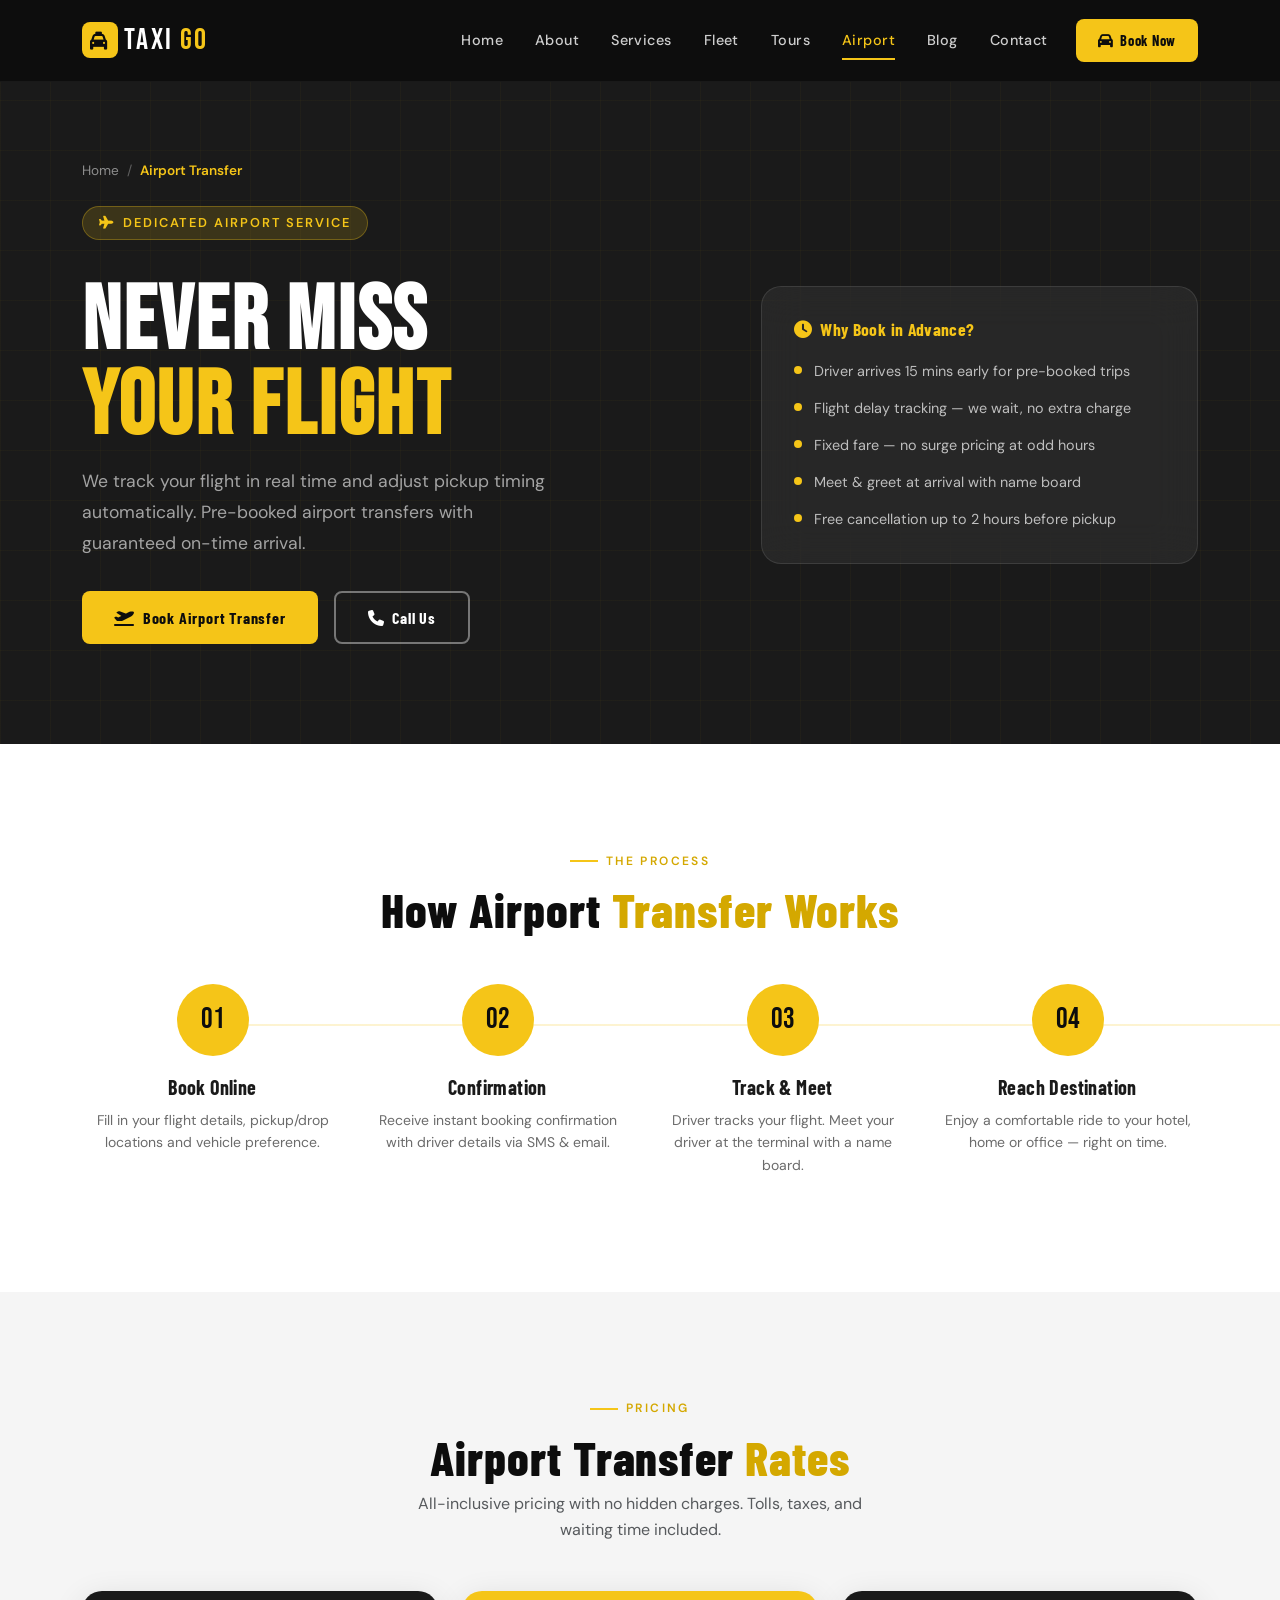
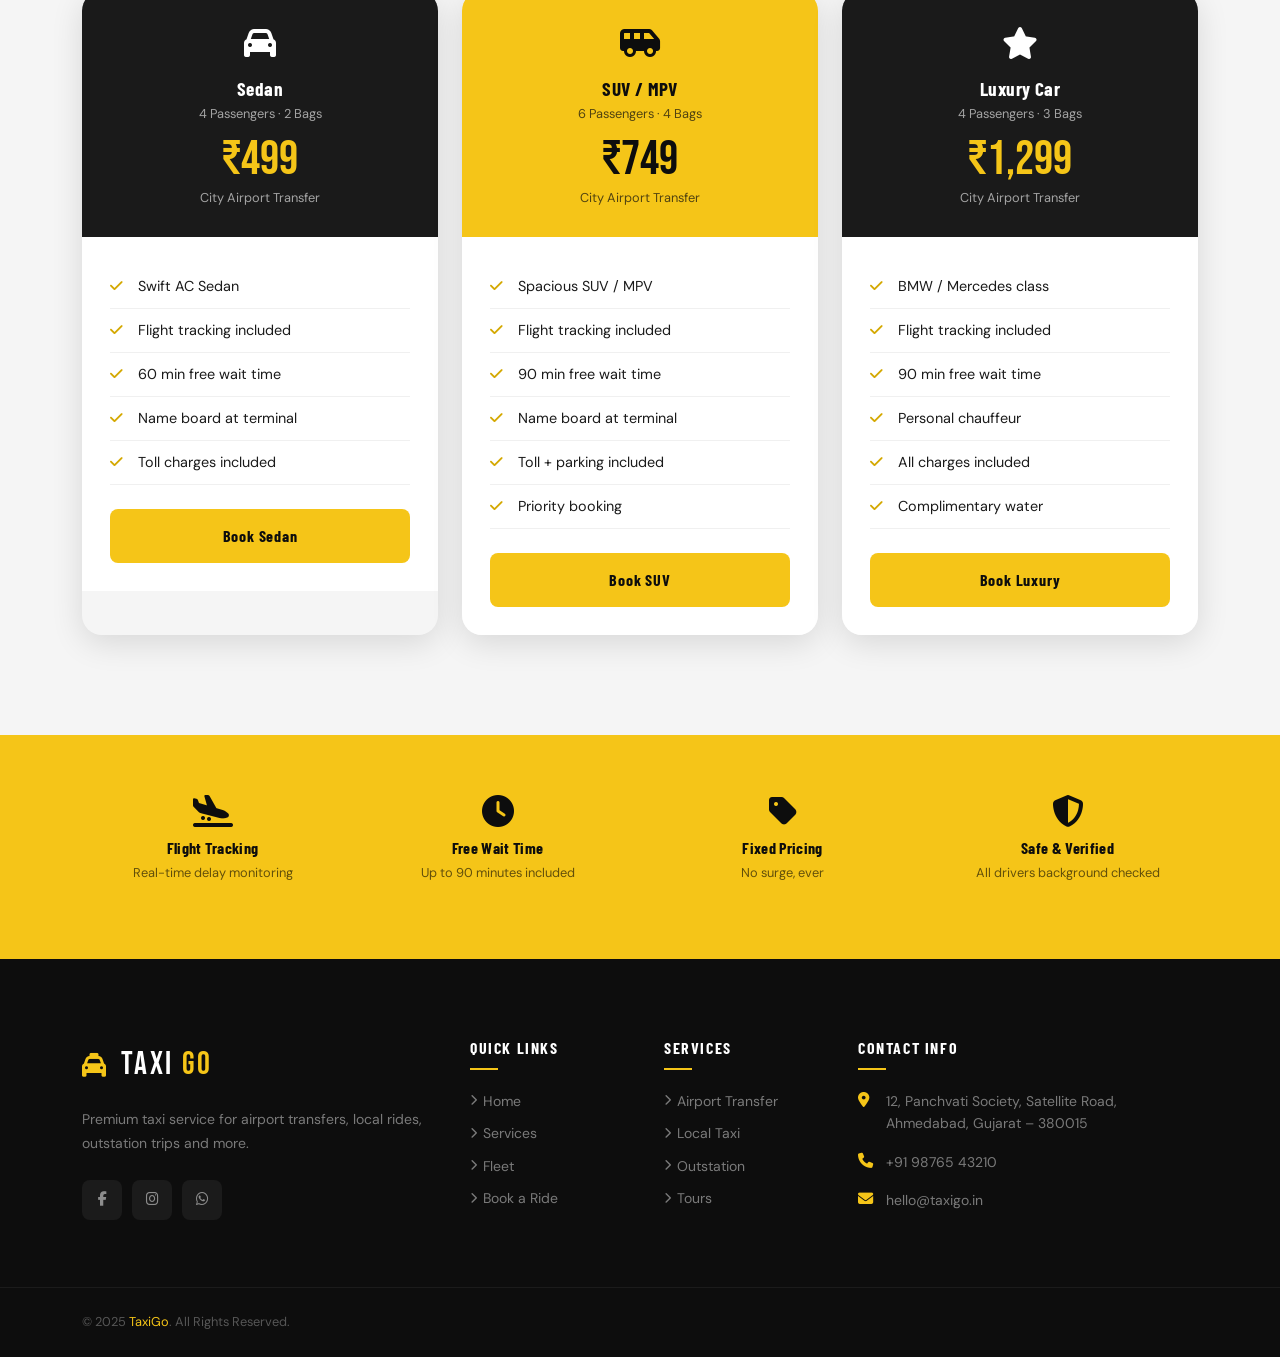
<file: airport.html>
<!DOCTYPE html>
<html lang="en">
<head>
  <meta charset="UTF-8" /><meta name="viewport" content="width=device-width, initial-scale=1.0" />
  <meta name="description" content="TaxiGo Airport Taxi – Reliable airport transfers, flight tracking, and premium vehicles for stress-free airport travel." />
  <title>Airport Taxi | TaxiGo – Premium Airport Transfer Service</title>
  <link rel="icon" href="data:image/svg+xml,<svg xmlns='http://www.w3.org/2000/svg' viewBox='0 0 100 100'><text y='.9em' font-size='90'>🚕</text></svg>" />
  <link href="https://cdn.jsdelivr.net/npm/bootstrap@5.3.3/dist/css/bootstrap.min.css" rel="stylesheet" />
  <link href="https://cdnjs.cloudflare.com/ajax/libs/font-awesome/6.5.0/css/all.min.css" rel="stylesheet" />
  <link href="https://fonts.googleapis.com/css2?family=Barlow+Condensed:wght@400;600;700;800;900&family=Bebas+Neue&family=DM+Sans:wght@300;400;500;600;700&display=swap" rel="stylesheet" />
  <link href="css/style.css" rel="stylesheet" />
</head>
<body>
<div id="preloader"><div class="preloader-inner"><div class="preloader-logo">TAXI<span style="color:#fff">GO</span></div><div class="preloader-bar"><div class="preloader-bar-inner"></div></div></div></div>

<nav class="navbar-custom fixed-top">
  <div class="container">
    <div class="d-flex align-items-center justify-content-between w-100">
      <a href="index.html" class="navbar-brand-custom"><div class="brand-icon"><i class="fas fa-taxi"></i></div>TAXI<span>GO</span></a>
      <div class="d-none d-lg-flex align-items-center">
        <a href="index.html" class="nav-link-custom">Home</a>
        <a href="about.html" class="nav-link-custom">About</a>
        <a href="services.html" class="nav-link-custom">Services</a>
        <a href="fleet.html" class="nav-link-custom">Fleet</a>
        <a href="tours.html" class="nav-link-custom">Tours</a>
        <a href="airport.html" class="nav-link-custom active">Airport</a>
        <a href="blog.html" class="nav-link-custom">Blog</a>
        <a href="contact.html" class="nav-link-custom">Contact</a>
        <a href="booking.html" class="nav-link-custom nav-cta"><i class="fas fa-car me-1"></i> Book Now</a>
      </div>
      <button class="navbar-toggler-custom d-lg-none"><span></span><span></span><span></span></button>
    </div>
    <div class="d-lg-none" id="navMenu" style="display:none !important;">
      <div style="padding:16px 0;border-top:1px solid rgba(255,255,255,0.08);margin-top:8px;">
        <a href="index.html" class="nav-link-custom d-block" style="padding:10px 0 !important;">Home</a>
        <a href="about.html" class="nav-link-custom d-block" style="padding:10px 0 !important;">About</a>
        <a href="services.html" class="nav-link-custom d-block" style="padding:10px 0 !important;">Services</a>
        <a href="airport.html" class="nav-link-custom d-block" style="padding:10px 0 !important;">Airport</a>
        <a href="booking.html" class="btn-yellow d-inline-flex mt-2"><i class="fas fa-car"></i> Book Now</a>
      </div>
    </div>
  </div>
</nav>

<!-- AIRPORT HERO -->
<section class="airport-hero">
  <div class="page-hero-grid"></div>
  <div class="container position-relative" style="z-index:2;">
    <div class="breadcrumb-custom mb-4"><a href="index.html">Home</a><span class="sep">/</span><span class="current">Airport Transfer</span></div>
    <div class="row align-items-center g-5">
      <div class="col-lg-7">
        <div class="hero-badge"><i class="fas fa-plane"></i> Dedicated Airport Service</div>
        <h1 style="font-family:var(--font-display);font-size:clamp(3rem,7vw,6rem);color:#fff;line-height:.95;letter-spacing:.03em;margin:16px 0;">NEVER MISS <span style="color:var(--yellow);display:block;">YOUR FLIGHT</span></h1>
        <p style="color:rgba(255,255,255,0.6);font-size:1.1rem;max-width:480px;line-height:1.75;margin-bottom:32px;">We track your flight in real time and adjust pickup timing automatically. Pre-booked airport transfers with guaranteed on-time arrival.</p>
        <div class="d-flex gap-3 flex-wrap">
          <a href="booking.html" class="btn-yellow"><i class="fas fa-plane-departure"></i> Book Airport Transfer</a>
          <a href="tel:+919876543210" class="btn-outline-dark-custom"><i class="fas fa-phone"></i> Call Us</a>
        </div>
      </div>
      <div class="col-lg-5">
        <div style="background:rgba(255,255,255,0.06);backdrop-filter:blur(20px);border:1px solid rgba(255,255,255,0.1);border-radius:20px;padding:32px;">
          <h5 style="color:var(--yellow);font-family:var(--font-heading);font-size:1.1rem;margin-bottom:20px;"><i class="fas fa-clock me-2"></i>Why Book in Advance?</h5>
          <div style="display:flex;flex-direction:column;gap:14px;">
            <div style="display:flex;gap:12px;align-items:flex-start;"><div style="width:8px;height:8px;background:var(--yellow);border-radius:50%;margin-top:6px;flex-shrink:0;"></div><span style="color:rgba(255,255,255,0.7);font-size:.9rem;">Driver arrives 15 mins early for pre-booked trips</span></div>
            <div style="display:flex;gap:12px;align-items:flex-start;"><div style="width:8px;height:8px;background:var(--yellow);border-radius:50%;margin-top:6px;flex-shrink:0;"></div><span style="color:rgba(255,255,255,0.7);font-size:.9rem;">Flight delay tracking — we wait, no extra charge</span></div>
            <div style="display:flex;gap:12px;align-items:flex-start;"><div style="width:8px;height:8px;background:var(--yellow);border-radius:50%;margin-top:6px;flex-shrink:0;"></div><span style="color:rgba(255,255,255,0.7);font-size:.9rem;">Fixed fare — no surge pricing at odd hours</span></div>
            <div style="display:flex;gap:12px;align-items:flex-start;"><div style="width:8px;height:8px;background:var(--yellow);border-radius:50%;margin-top:6px;flex-shrink:0;"></div><span style="color:rgba(255,255,255,0.7);font-size:.9rem;">Meet & greet at arrival with name board</span></div>
            <div style="display:flex;gap:12px;align-items:flex-start;"><div style="width:8px;height:8px;background:var(--yellow);border-radius:50%;margin-top:6px;flex-shrink:0;"></div><span style="color:rgba(255,255,255,0.7);font-size:.9rem;">Free cancellation up to 2 hours before pickup</span></div>
          </div>
        </div>
      </div>
    </div>
  </div>
</section>

<!-- HOW IT WORKS -->
<section>
  <div class="container">
    <div class="text-center mb-5">
      <div class="section-label mx-auto" style="justify-content:center;">The Process</div>
      <h2 class="section-title">How Airport <span>Transfer Works</span></h2>
    </div>
    <div class="row g-4 position-relative">
      <div style="position:absolute;top:40px;left:15%;right:15%;height:2px;background:linear-gradient(90deg,var(--yellow),var(--yellow));opacity:.2;display:none;" class="d-md-block"></div>
      <div class="col-md-3 text-center animate-on-scroll">
        <div style="width:72px;height:72px;background:var(--yellow);border-radius:50%;display:flex;align-items:center;justify-content:center;margin:0 auto 20px;font-family:var(--font-display);font-size:1.8rem;color:var(--black);position:relative;">01</div>
        <h5 style="font-weight:700;margin-bottom:10px;">Book Online</h5>
        <p style="color:var(--gray);font-size:.875rem;">Fill in your flight details, pickup/drop locations and vehicle preference.</p>
      </div>
      <div class="col-md-3 text-center animate-on-scroll delay-1">
        <div style="width:72px;height:72px;background:var(--yellow);border-radius:50%;display:flex;align-items:center;justify-content:center;margin:0 auto 20px;font-family:var(--font-display);font-size:1.8rem;color:var(--black);">02</div>
        <h5 style="font-weight:700;margin-bottom:10px;">Confirmation</h5>
        <p style="color:var(--gray);font-size:.875rem;">Receive instant booking confirmation with driver details via SMS & email.</p>
      </div>
      <div class="col-md-3 text-center animate-on-scroll delay-2">
        <div style="width:72px;height:72px;background:var(--yellow);border-radius:50%;display:flex;align-items:center;justify-content:center;margin:0 auto 20px;font-family:var(--font-display);font-size:1.8rem;color:var(--black);">03</div>
        <h5 style="font-weight:700;margin-bottom:10px;">Track & Meet</h5>
        <p style="color:var(--gray);font-size:.875rem;">Driver tracks your flight. Meet your driver at the terminal with a name board.</p>
      </div>
      <div class="col-md-3 text-center animate-on-scroll delay-3">
        <div style="width:72px;height:72px;background:var(--yellow);border-radius:50%;display:flex;align-items:center;justify-content:center;margin:0 auto 20px;font-family:var(--font-display);font-size:1.8rem;color:var(--black);">04</div>
        <h5 style="font-weight:700;margin-bottom:10px;">Reach Destination</h5>
        <p style="color:var(--gray);font-size:.875rem;">Enjoy a comfortable ride to your hotel, home or office — right on time.</p>
      </div>
    </div>
  </div>
</section>

<!-- PRICING -->
<section style="background:var(--gray-light);">
  <div class="container">
    <div class="text-center mb-5">
      <div class="section-label mx-auto" style="justify-content:center;">Pricing</div>
      <h2 class="section-title">Airport Transfer <span>Rates</span></h2>
      <p class="text-muted mt-2" style="max-width:480px;margin:12px auto 0;">All-inclusive pricing with no hidden charges. Tolls, taxes, and waiting time included.</p>
    </div>
    <div class="row g-4 justify-content-center">
      <div class="col-md-4 animate-on-scroll">
        <div class="pricing-card">
          <div class="pricing-header">
            <div style="font-size:2rem;margin-bottom:8px;"><i class="fas fa-car"></i></div>
            <h4>Sedan</h4>
            <div style="font-size:.8rem;opacity:.6;margin-bottom:12px;">4 Passengers · 2 Bags</div>
            <div class="pricing-price">₹499</div>
            <div style="font-size:.8rem;margin-top:4px;opacity:.6;">City Airport Transfer</div>
          </div>
          <div class="pricing-body">
            <div class="pricing-feature"><i class="fas fa-check"></i> Swift AC Sedan</div>
            <div class="pricing-feature"><i class="fas fa-check"></i> Flight tracking included</div>
            <div class="pricing-feature"><i class="fas fa-check"></i> 60 min free wait time</div>
            <div class="pricing-feature"><i class="fas fa-check"></i> Name board at terminal</div>
            <div class="pricing-feature"><i class="fas fa-check"></i> Toll charges included</div>
            <a href="booking.html" class="btn-yellow mt-4" style="width:100%;justify-content:center;">Book Sedan</a>
          </div>
        </div>
      </div>
      <div class="col-md-4 animate-on-scroll delay-1">
        <div class="pricing-card featured">
          <div class="pricing-header">
            <div style="font-size:2rem;margin-bottom:8px;"><i class="fas fa-van-shuttle"></i></div>
            <h4>SUV / MPV</h4>
            <div style="font-size:.8rem;opacity:.7;margin-bottom:12px;">6 Passengers · 4 Bags</div>
            <div class="pricing-price">₹749</div>
            <div style="font-size:.8rem;margin-top:4px;opacity:.7;">City Airport Transfer</div>
          </div>
          <div class="pricing-body">
            <div class="pricing-feature"><i class="fas fa-check"></i> Spacious SUV / MPV</div>
            <div class="pricing-feature"><i class="fas fa-check"></i> Flight tracking included</div>
            <div class="pricing-feature"><i class="fas fa-check"></i> 90 min free wait time</div>
            <div class="pricing-feature"><i class="fas fa-check"></i> Name board at terminal</div>
            <div class="pricing-feature"><i class="fas fa-check"></i> Toll + parking included</div>
            <div class="pricing-feature"><i class="fas fa-check"></i> Priority booking</div>
            <a href="booking.html" class="btn-yellow mt-4" style="width:100%;justify-content:center;">Book SUV</a>
          </div>
        </div>
      </div>
      <div class="col-md-4 animate-on-scroll delay-2">
        <div class="pricing-card">
          <div class="pricing-header">
            <div style="font-size:2rem;margin-bottom:8px;"><i class="fas fa-star"></i></div>
            <h4>Luxury Car</h4>
            <div style="font-size:.8rem;opacity:.6;margin-bottom:12px;">4 Passengers · 3 Bags</div>
            <div class="pricing-price">₹1,299</div>
            <div style="font-size:.8rem;margin-top:4px;opacity:.6;">City Airport Transfer</div>
          </div>
          <div class="pricing-body">
            <div class="pricing-feature"><i class="fas fa-check"></i> BMW / Mercedes class</div>
            <div class="pricing-feature"><i class="fas fa-check"></i> Flight tracking included</div>
            <div class="pricing-feature"><i class="fas fa-check"></i> 90 min free wait time</div>
            <div class="pricing-feature"><i class="fas fa-check"></i> Personal chauffeur</div>
            <div class="pricing-feature"><i class="fas fa-check"></i> All charges included</div>
            <div class="pricing-feature"><i class="fas fa-check"></i> Complimentary water</div>
            <a href="booking.html" class="btn-yellow mt-4" style="width:100%;justify-content:center;">Book Luxury</a>
          </div>
        </div>
      </div>
    </div>
  </div>
</section>

<!-- FEATURES BANNER -->
<section style="background:var(--yellow);padding:60px 0;">
  <div class="container">
    <div class="row g-4 text-center">
      <div class="col-6 col-md-3">
        <i class="fas fa-plane-arrival" style="font-size:2rem;color:var(--black);margin-bottom:12px;display:block;"></i>
        <h6 style="font-weight:700;color:var(--black);margin-bottom:6px;">Flight Tracking</h6>
        <p style="font-size:.8rem;color:rgba(0,0,0,0.6);">Real-time delay monitoring</p>
      </div>
      <div class="col-6 col-md-3">
        <i class="fas fa-clock" style="font-size:2rem;color:var(--black);margin-bottom:12px;display:block;"></i>
        <h6 style="font-weight:700;color:var(--black);margin-bottom:6px;">Free Wait Time</h6>
        <p style="font-size:.8rem;color:rgba(0,0,0,0.6);">Up to 90 minutes included</p>
      </div>
      <div class="col-6 col-md-3">
        <i class="fas fa-tag" style="font-size:2rem;color:var(--black);margin-bottom:12px;display:block;"></i>
        <h6 style="font-weight:700;color:var(--black);margin-bottom:6px;">Fixed Pricing</h6>
        <p style="font-size:.8rem;color:rgba(0,0,0,0.6);">No surge, ever</p>
      </div>
      <div class="col-6 col-md-3">
        <i class="fas fa-shield-halved" style="font-size:2rem;color:var(--black);margin-bottom:12px;display:block;"></i>
        <h6 style="font-weight:700;color:var(--black);margin-bottom:6px;">Safe & Verified</h6>
        <p style="font-size:.8rem;color:rgba(0,0,0,0.6);">All drivers background checked</p>
      </div>
    </div>
  </div>
</section>

<!-- FOOTER -->
<footer class="footer">
  <div class="container">
    <div class="row g-5">
      <div class="col-lg-4 col-md-6">
        <a href="index.html" class="footer-brand"><i class="fas fa-taxi me-1" style="color:#F5C518;font-size:1.5rem;"></i>TAXI<span>GO</span></a>
        <p class="footer-desc">Premium taxi service for airport transfers, local rides, outstation trips and more.</p>
        <div class="social-links"><a href="#" class="social-link"><i class="fab fa-facebook-f"></i></a><a href="#" class="social-link"><i class="fab fa-instagram"></i></a><a href="#" class="social-link"><i class="fab fa-whatsapp"></i></a></div>
      </div>
      <div class="col-lg-2 col-6"><h6 class="footer-heading">Quick Links</h6><ul class="footer-links"><li><a href="index.html"><i class="fas fa-chevron-right"></i> Home</a></li><li><a href="services.html"><i class="fas fa-chevron-right"></i> Services</a></li><li><a href="fleet.html"><i class="fas fa-chevron-right"></i> Fleet</a></li><li><a href="booking.html"><i class="fas fa-chevron-right"></i> Book a Ride</a></li></ul></div>
      <div class="col-lg-2 col-6"><h6 class="footer-heading">Services</h6><ul class="footer-links"><li><a href="airport.html"><i class="fas fa-chevron-right"></i> Airport Transfer</a></li><li><a href="services.html"><i class="fas fa-chevron-right"></i> Local Taxi</a></li><li><a href="services.html"><i class="fas fa-chevron-right"></i> Outstation</a></li><li><a href="tours.html"><i class="fas fa-chevron-right"></i> Tours</a></li></ul></div>
      <div class="col-lg-4 col-md-6"><h6 class="footer-heading">Contact Info</h6><div class="footer-contact-item"><i class="fas fa-map-marker-alt"></i><span>12, Panchvati Society, Satellite Road, Ahmedabad, Gujarat – 380015</span></div><div class="footer-contact-item"><i class="fas fa-phone"></i><span><a href="tel:+919876543210" style="color:rgba(255,255,255,0.45);text-decoration:none;">+91 98765 43210</a></span></div><div class="footer-contact-item"><i class="fas fa-envelope"></i><span>hello@taxigo.in</span></div></div>
    </div>
  </div>
  <div class="footer-bottom"><div class="container"><p class="footer-bottom-text mb-0">© 2025 <a href="index.html">TaxiGo</a>. All Rights Reserved.</p></div></div>
</footer>

<button id="backToTop" aria-label="Back to top"><i class="fas fa-chevron-up"></i></button>
<script src="https://cdn.jsdelivr.net/npm/bootstrap@5.3.3/dist/js/bootstrap.bundle.min.js"></script>
<script src="js/main.js"></script>
</body>
</html>
</file>
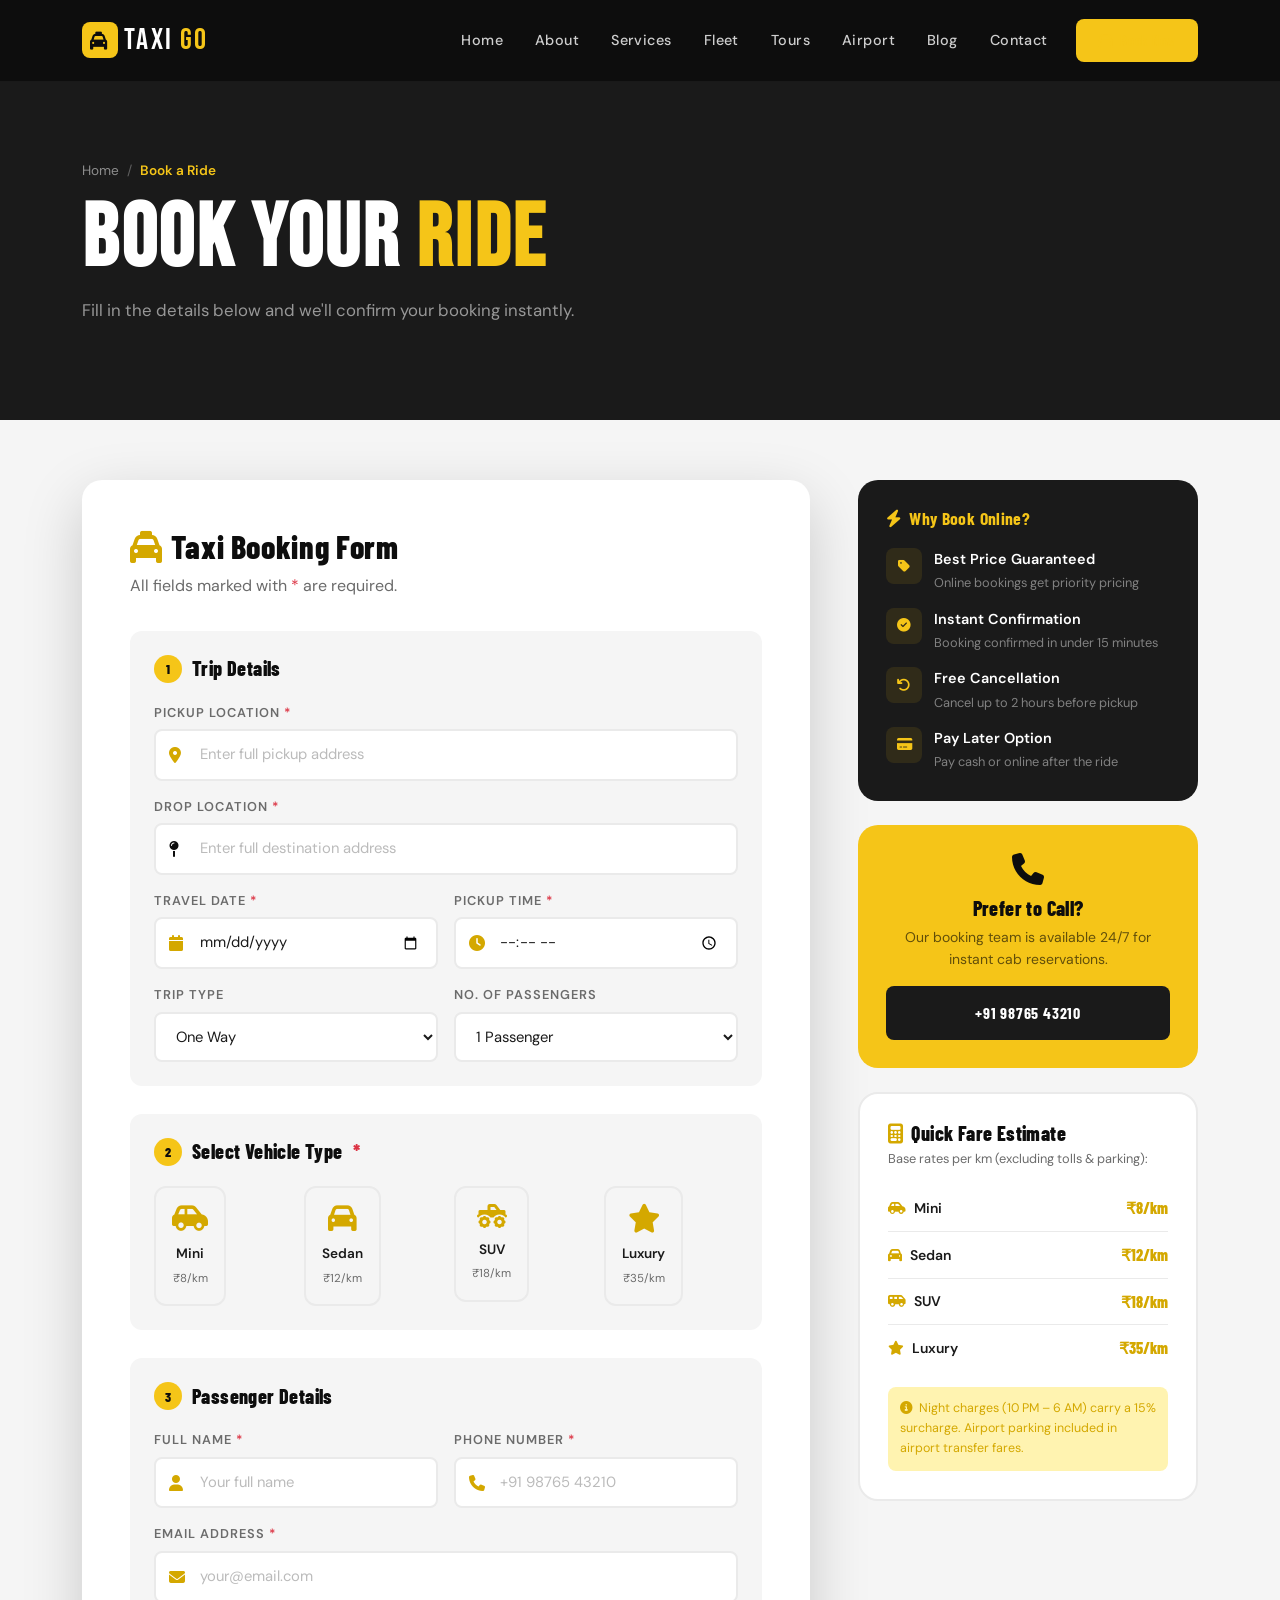
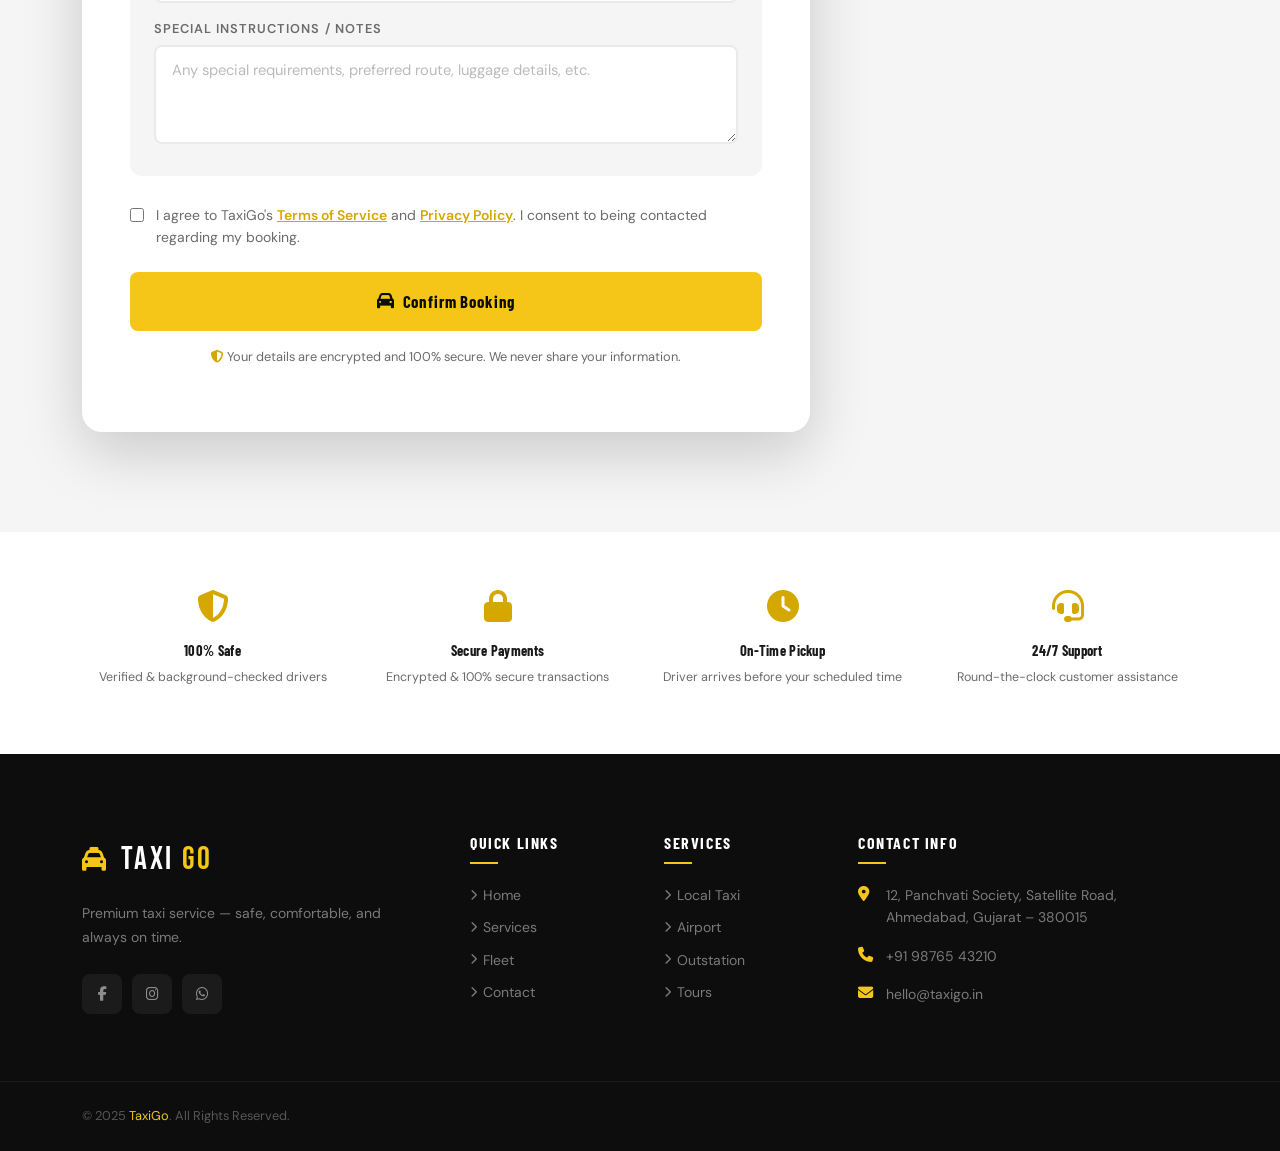
<file: booking.html>
<!DOCTYPE html>
<html lang="en">
<head>
  <meta charset="UTF-8" /><meta name="viewport" content="width=device-width, initial-scale=1.0" />
  <meta name="description" content="Book a taxi with TaxiGo – easy online cab booking with instant confirmation." />
  <title>Book a Ride | TaxiGo – Premium Taxi Service</title>
  <link rel="icon" href="data:image/svg+xml,<svg xmlns='http://www.w3.org/2000/svg' viewBox='0 0 100 100'><text y='.9em' font-size='90'>🚕</text></svg>" />
  <link href="https://cdn.jsdelivr.net/npm/bootstrap@5.3.3/dist/css/bootstrap.min.css" rel="stylesheet" />
  <link href="https://cdnjs.cloudflare.com/ajax/libs/font-awesome/6.5.0/css/all.min.css" rel="stylesheet" />
  <link href="https://fonts.googleapis.com/css2?family=Barlow+Condensed:wght@400;600;700;800;900&family=Bebas+Neue&family=DM+Sans:wght@300;400;500;600;700&display=swap" rel="stylesheet" />
  <link href="css/style.css" rel="stylesheet" />
</head>
<body>
<div id="preloader"><div class="preloader-inner"><div class="preloader-logo">TAXI<span style="color:#fff">GO</span></div><div class="preloader-bar"><div class="preloader-bar-inner"></div></div></div></div>

<nav class="navbar-custom fixed-top">
  <div class="container">
    <div class="d-flex align-items-center justify-content-between w-100">
      <a href="index.html" class="navbar-brand-custom"><div class="brand-icon"><i class="fas fa-taxi"></i></div>TAXI<span>GO</span></a>
      <div class="d-none d-lg-flex align-items-center">
        <a href="index.html" class="nav-link-custom">Home</a>
        <a href="about.html" class="nav-link-custom">About</a>
        <a href="services.html" class="nav-link-custom">Services</a>
        <a href="fleet.html" class="nav-link-custom">Fleet</a>
        <a href="tours.html" class="nav-link-custom">Tours</a>
        <a href="airport.html" class="nav-link-custom">Airport</a>
        <a href="blog.html" class="nav-link-custom">Blog</a>
        <a href="contact.html" class="nav-link-custom">Contact</a>
        <a href="booking.html" class="nav-link-custom nav-cta active"><i class="fas fa-car me-1"></i> Book Now</a>
      </div>
      <button class="navbar-toggler-custom d-lg-none"><span></span><span></span><span></span></button>
    </div>
    <div class="d-lg-none" id="navMenu" style="display:none !important;">
      <div style="padding:16px 0;border-top:1px solid rgba(255,255,255,0.08);margin-top:8px;">
        <a href="index.html" class="nav-link-custom d-block" style="padding:10px 0 !important;">Home</a>
        <a href="about.html" class="nav-link-custom d-block" style="padding:10px 0 !important;">About</a>
        <a href="services.html" class="nav-link-custom d-block" style="padding:10px 0 !important;">Services</a>
        <a href="fleet.html" class="nav-link-custom d-block" style="padding:10px 0 !important;">Fleet</a>
        <a href="booking.html" class="btn-yellow d-inline-flex mt-2"><i class="fas fa-car"></i> Book Now</a>
      </div>
    </div>
  </div>
</nav>

<!-- BOOKING HERO -->
<section class="booking-hero">
  <div class="container position-relative" style="z-index:2;">
    <div class="breadcrumb-custom mb-3"><a href="index.html">Home</a><span class="sep">/</span><span class="current">Book a Ride</span></div>
    <h1 style="font-family:var(--font-display);font-size:clamp(3rem,7vw,5.5rem);color:#fff;line-height:.95;letter-spacing:.03em;">BOOK YOUR <span style="color:var(--yellow);">RIDE</span></h1>
    <p style="color:rgba(255,255,255,0.55);margin-top:16px;font-size:1.05rem;">Fill in the details below and we'll confirm your booking instantly.</p>
  </div>
</section>

<!-- BOOKING SECTION -->
<section style="background:var(--gray-light);margin-top:-40px;">
  <div class="container">
    <div class="row g-5 align-items-start">

      <!-- BOOKING FORM -->
      <div class="col-lg-8">
        <div class="booking-form-wrapper">
          <h2><i class="fas fa-taxi me-2" style="color:var(--yellow-dark);"></i>Taxi Booking Form</h2>
          <p style="color:var(--gray);margin-bottom:32px;">All fields marked with <span style="color:#dc3545;">*</span> are required.</p>

          <!-- SUCCESS MESSAGE -->
          <div id="bookingSuccess" style="display:none;">
            <div style="text-align:center;padding:48px 32px;background:linear-gradient(135deg,#f0fff4,#d1fae5);border-radius:16px;border:2px solid #34d399;">
              <div style="width:80px;height:80px;background:var(--yellow);border-radius:50%;display:flex;align-items:center;justify-content:center;margin:0 auto 20px;font-size:2rem;">✓</div>
              <h3 style="color:var(--black);font-weight:800;margin-bottom:12px;">Booking Confirmed!</h3>
              <p style="color:#065f46;font-size:1.05rem;max-width:400px;margin:0 auto 24px;">Thank you! Your booking request has been received. Our team will call you within 15 minutes to confirm your ride details.</p>
              <div style="background:#fff;border-radius:12px;padding:20px;max-width:320px;margin:0 auto 24px;">
                <div style="font-size:.75rem;color:var(--gray);letter-spacing:.1em;text-transform:uppercase;margin-bottom:8px;">Booking Reference</div>
                <div style="font-family:var(--font-display);font-size:2rem;color:var(--yellow-dark);letter-spacing:.1em;" id="bookingRef">TXG-2025-0001</div>
              </div>
              <a href="index.html" class="btn-yellow"><i class="fas fa-home"></i> Back to Home</a>
            </div>
          </div>

          <form id="bookingForm" novalidate>

            <!-- Step 1: Trip Details -->
            <div style="background:var(--gray-light);border-radius:12px;padding:24px;margin-bottom:28px;">
              <h5 style="font-weight:800;color:var(--black);margin-bottom:20px;display:flex;align-items:center;gap:10px;"><span style="width:28px;height:28px;background:var(--yellow);border-radius:50%;display:inline-flex;align-items:center;justify-content:center;font-size:.85rem;font-weight:800;">1</span> Trip Details</h5>
              <div class="row g-3">
                <div class="col-12">
                  <label class="form-label-custom">Pickup Location <span style="color:#dc3545;">*</span></label>
                  <div class="position-relative">
                    <input type="text" name="pickup" class="form-control-custom" placeholder="Enter full pickup address" style="padding-left:44px;" required />
                    <i class="fas fa-map-marker-alt" style="position:absolute;left:15px;top:50%;transform:translateY(-50%);color:var(--yellow-dark);"></i>
                  </div>
                  <div class="invalid-feedback">Please enter your pickup location.</div>
                </div>
                <div class="col-12">
                  <label class="form-label-custom">Drop Location <span style="color:#dc3545;">*</span></label>
                  <div class="position-relative">
                    <input type="text" name="dropoff" class="form-control-custom" placeholder="Enter full destination address" style="padding-left:44px;" required />
                    <i class="fas fa-map-pin" style="position:absolute;left:15px;top:50%;transform:translateY(-50%);color:var(--black);"></i>
                  </div>
                  <div class="invalid-feedback">Please enter your drop location.</div>
                </div>
                <div class="col-sm-6">
                  <label class="form-label-custom">Travel Date <span style="color:#dc3545;">*</span></label>
                  <div class="position-relative">
                    <input type="date" name="date" class="form-control-custom" style="padding-left:44px;" required />
                    <i class="fas fa-calendar" style="position:absolute;left:15px;top:50%;transform:translateY(-50%);color:var(--yellow-dark);"></i>
                  </div>
                  <div class="invalid-feedback">Please select a valid future date.</div>
                </div>
                <div class="col-sm-6">
                  <label class="form-label-custom">Pickup Time <span style="color:#dc3545;">*</span></label>
                  <div class="position-relative">
                    <input type="time" name="time" class="form-control-custom" style="padding-left:44px;" required />
                    <i class="fas fa-clock" style="position:absolute;left:15px;top:50%;transform:translateY(-50%);color:var(--yellow-dark);"></i>
                  </div>
                  <div class="invalid-feedback">Please select a pickup time.</div>
                </div>
                <div class="col-sm-6">
                  <label class="form-label-custom">Trip Type</label>
                  <select name="triptype" class="form-control-custom">
                    <option value="oneway">One Way</option>
                    <option value="roundtrip">Round Trip</option>
                    <option value="hourly">Hourly Rental</option>
                    <option value="airport">Airport Transfer</option>
                  </select>
                </div>
                <div class="col-sm-6">
                  <label class="form-label-custom">No. of Passengers</label>
                  <select name="passengers" class="form-control-custom">
                    <option>1 Passenger</option>
                    <option>2 Passengers</option>
                    <option>3 Passengers</option>
                    <option>4 Passengers</option>
                    <option>5 Passengers</option>
                    <option>6 Passengers</option>
                    <option>7+ Passengers</option>
                  </select>
                </div>
              </div>
            </div>

            <!-- Step 2: Vehicle Selection -->
            <div style="background:var(--gray-light);border-radius:12px;padding:24px;margin-bottom:28px;">
              <h5 style="font-weight:800;color:var(--black);margin-bottom:20px;display:flex;align-items:center;gap:10px;"><span style="width:28px;height:28px;background:var(--yellow);border-radius:50%;display:inline-flex;align-items:center;justify-content:center;font-size:.85rem;font-weight:800;">2</span> Select Vehicle Type <span style="color:#dc3545;">*</span></h5>
              <div class="row g-3">
                <div class="col-6 col-sm-3">
                  <label class="vehicle-option">
                    <input type="radio" name="vehicle" value="mini" />
                    <i class="fas fa-car-side"></i>
                    <span>Mini</span>
                    <div style="font-size:.72rem;color:var(--gray);margin-top:4px;">₹8/km</div>
                  </label>
                </div>
                <div class="col-6 col-sm-3">
                  <label class="vehicle-option">
                    <input type="radio" name="vehicle" value="sedan" />
                    <i class="fas fa-car"></i>
                    <span>Sedan</span>
                    <div style="font-size:.72rem;color:var(--gray);margin-top:4px;">₹12/km</div>
                  </label>
                </div>
                <div class="col-6 col-sm-3">
                  <label class="vehicle-option">
                    <input type="radio" name="vehicle" value="suv" />
                    <i class="fas fa-truck-monster" style="font-size:1.5rem !important;"></i>
                    <span>SUV</span>
                    <div style="font-size:.72rem;color:var(--gray);margin-top:4px;">₹18/km</div>
                  </label>
                </div>
                <div class="col-6 col-sm-3">
                  <label class="vehicle-option">
                    <input type="radio" name="vehicle" value="luxury" />
                    <i class="fas fa-star"></i>
                    <span>Luxury</span>
                    <div style="font-size:.72rem;color:var(--gray);margin-top:4px;">₹35/km</div>
                  </label>
                </div>
              </div>
              <div id="vehicleError" style="display:none;font-size:.78rem;color:#dc3545;margin-top:8px;"><i class="fas fa-exclamation-circle me-1"></i>Please select a vehicle type.</div>
            </div>

            <!-- Step 3: Passenger Details -->
            <div style="background:var(--gray-light);border-radius:12px;padding:24px;margin-bottom:28px;">
              <h5 style="font-weight:800;color:var(--black);margin-bottom:20px;display:flex;align-items:center;gap:10px;"><span style="width:28px;height:28px;background:var(--yellow);border-radius:50%;display:inline-flex;align-items:center;justify-content:center;font-size:.85rem;font-weight:800;">3</span> Passenger Details</h5>
              <div class="row g-3">
                <div class="col-sm-6">
                  <label class="form-label-custom">Full Name <span style="color:#dc3545;">*</span></label>
                  <div class="position-relative">
                    <input type="text" name="name" class="form-control-custom" placeholder="Your full name" style="padding-left:44px;" required />
                    <i class="fas fa-user" style="position:absolute;left:15px;top:50%;transform:translateY(-50%);color:var(--yellow-dark);"></i>
                  </div>
                  <div class="invalid-feedback">Please enter your full name.</div>
                </div>
                <div class="col-sm-6">
                  <label class="form-label-custom">Phone Number <span style="color:#dc3545;">*</span></label>
                  <div class="position-relative">
                    <input type="tel" name="phone" class="form-control-custom" placeholder="+91 98765 43210" style="padding-left:44px;" required />
                    <i class="fas fa-phone" style="position:absolute;left:15px;top:50%;transform:translateY(-50%);color:var(--yellow-dark);"></i>
                  </div>
                  <div class="invalid-feedback">Please enter a valid phone number.</div>
                </div>
                <div class="col-12">
                  <label class="form-label-custom">Email Address <span style="color:#dc3545;">*</span></label>
                  <div class="position-relative">
                    <input type="email" name="email" class="form-control-custom" placeholder="your@email.com" style="padding-left:44px;" required />
                    <i class="fas fa-envelope" style="position:absolute;left:15px;top:50%;transform:translateY(-50%);color:var(--yellow-dark);"></i>
                  </div>
                  <div class="invalid-feedback">Please enter a valid email address.</div>
                </div>
                <div class="col-12">
                  <label class="form-label-custom">Special Instructions / Notes</label>
                  <textarea name="notes" class="form-control-custom" rows="3" placeholder="Any special requirements, preferred route, luggage details, etc." style="height:auto;resize:vertical;"></textarea>
                </div>
              </div>
            </div>

            <!-- Terms & Submit -->
            <div style="display:flex;gap:12px;align-items:flex-start;margin-bottom:24px;">
              <input type="checkbox" id="terms" style="margin-top:3px;accent-color:var(--yellow-dark);width:16px;height:16px;cursor:pointer;" required />
              <label for="terms" style="font-size:.875rem;color:var(--gray);cursor:pointer;">I agree to TaxiGo's <a href="#" style="color:var(--yellow-dark);font-weight:600;">Terms of Service</a> and <a href="#" style="color:var(--yellow-dark);font-weight:600;">Privacy Policy</a>. I consent to being contacted regarding my booking.</label>
            </div>

            <button type="submit" class="btn-yellow" style="width:100%;justify-content:center;font-size:1.05rem;padding:16px;">
              <i class="fas fa-car"></i> Confirm Booking
            </button>

            <p style="text-align:center;font-size:.8rem;color:var(--gray);margin-top:16px;"><i class="fas fa-shield-halved" style="color:var(--yellow-dark);"></i> Your details are encrypted and 100% secure. We never share your information.</p>
          </form>
        </div>
      </div>

      <!-- SIDEBAR INFO -->
      <div class="col-lg-4">
        <!-- Why Book Online -->
        <div style="background:var(--dark);border-radius:var(--radius-lg);padding:28px;margin-bottom:24px;">
          <h5 style="color:var(--yellow);font-family:var(--font-heading);font-size:1.1rem;margin-bottom:20px;"><i class="fas fa-bolt me-2"></i>Why Book Online?</h5>
          <div style="display:flex;flex-direction:column;gap:14px;">
            <div style="display:flex;gap:12px;align-items:flex-start;"><div style="width:36px;height:36px;background:rgba(245,197,24,0.1);border-radius:8px;display:flex;align-items:center;justify-content:center;flex-shrink:0;"><i class="fas fa-tag" style="color:var(--yellow);font-size:.85rem;"></i></div><div><div style="color:#fff;font-size:.9rem;font-weight:600;margin-bottom:2px;">Best Price Guaranteed</div><div style="color:rgba(255,255,255,0.45);font-size:.8rem;">Online bookings get priority pricing</div></div></div>
            <div style="display:flex;gap:12px;align-items:flex-start;"><div style="width:36px;height:36px;background:rgba(245,197,24,0.1);border-radius:8px;display:flex;align-items:center;justify-content:center;flex-shrink:0;"><i class="fas fa-check-circle" style="color:var(--yellow);font-size:.85rem;"></i></div><div><div style="color:#fff;font-size:.9rem;font-weight:600;margin-bottom:2px;">Instant Confirmation</div><div style="color:rgba(255,255,255,0.45);font-size:.8rem;">Booking confirmed in under 15 minutes</div></div></div>
            <div style="display:flex;gap:12px;align-items:flex-start;"><div style="width:36px;height:36px;background:rgba(245,197,24,0.1);border-radius:8px;display:flex;align-items:center;justify-content:center;flex-shrink:0;"><i class="fas fa-undo" style="color:var(--yellow);font-size:.85rem;"></i></div><div><div style="color:#fff;font-size:.9rem;font-weight:600;margin-bottom:2px;">Free Cancellation</div><div style="color:rgba(255,255,255,0.45);font-size:.8rem;">Cancel up to 2 hours before pickup</div></div></div>
            <div style="display:flex;gap:12px;align-items:flex-start;"><div style="width:36px;height:36px;background:rgba(245,197,24,0.1);border-radius:8px;display:flex;align-items:center;justify-content:center;flex-shrink:0;"><i class="fas fa-credit-card" style="color:var(--yellow);font-size:.85rem;"></i></div><div><div style="color:#fff;font-size:.9rem;font-weight:600;margin-bottom:2px;">Pay Later Option</div><div style="color:rgba(255,255,255,0.45);font-size:.8rem;">Pay cash or online after the ride</div></div></div>
          </div>
        </div>

        <!-- Call Instead -->
        <div style="background:var(--yellow);border-radius:var(--radius-lg);padding:28px;text-align:center;margin-bottom:24px;">
          <i class="fas fa-phone" style="font-size:2rem;color:var(--black);margin-bottom:12px;display:block;"></i>
          <h5 style="font-weight:800;color:var(--black);margin-bottom:6px;">Prefer to Call?</h5>
          <p style="color:rgba(0,0,0,0.6);font-size:.875rem;margin-bottom:16px;">Our booking team is available 24/7 for instant cab reservations.</p>
          <a href="tel:+919876543210" class="btn-dark-custom" style="width:100%;justify-content:center;">+91 98765 43210</a>
        </div>

        <!-- Fare Estimator -->
        <div style="background:var(--white);border:2px solid #EAEAEA;border-radius:var(--radius-lg);padding:28px;">
          <h5 style="font-weight:800;color:var(--black);margin-bottom:4px;"><i class="fas fa-calculator me-2" style="color:var(--yellow-dark);"></i>Quick Fare Estimate</h5>
          <p style="color:var(--gray);font-size:.8rem;margin-bottom:16px;">Base rates per km (excluding tolls & parking):</p>
          <table style="width:100%;font-size:.875rem;">
            <tr style="border-bottom:1px solid #EAEAEA;">
              <td style="padding:10px 0;color:var(--dark);font-weight:600;"><i class="fas fa-car-side" style="color:var(--yellow-dark);margin-right:8px;"></i>Mini</td>
              <td style="padding:10px 0;text-align:right;font-family:var(--font-heading);font-size:1rem;font-weight:800;color:var(--yellow-dark);">₹8/km</td>
            </tr>
            <tr style="border-bottom:1px solid #EAEAEA;">
              <td style="padding:10px 0;color:var(--dark);font-weight:600;"><i class="fas fa-car" style="color:var(--yellow-dark);margin-right:8px;"></i>Sedan</td>
              <td style="padding:10px 0;text-align:right;font-family:var(--font-heading);font-size:1rem;font-weight:800;color:var(--yellow-dark);">₹12/km</td>
            </tr>
            <tr style="border-bottom:1px solid #EAEAEA;">
              <td style="padding:10px 0;color:var(--dark);font-weight:600;"><i class="fas fa-van-shuttle" style="color:var(--yellow-dark);margin-right:8px;"></i>SUV</td>
              <td style="padding:10px 0;text-align:right;font-family:var(--font-heading);font-size:1rem;font-weight:800;color:var(--yellow-dark);">₹18/km</td>
            </tr>
            <tr>
              <td style="padding:10px 0;color:var(--dark);font-weight:600;"><i class="fas fa-star" style="color:var(--yellow-dark);margin-right:8px;"></i>Luxury</td>
              <td style="padding:10px 0;text-align:right;font-family:var(--font-heading);font-size:1rem;font-weight:800;color:var(--yellow-dark);">₹35/km</td>
            </tr>
          </table>
          <div style="background:var(--yellow-light);border-radius:8px;padding:12px;margin-top:16px;font-size:.78rem;color:var(--yellow-dark);"><i class="fas fa-info-circle me-1"></i> Night charges (10 PM – 6 AM) carry a 15% surcharge. Airport parking included in airport transfer fares.</div>
        </div>
      </div>
    </div>
  </div>
</section>

<!-- TRUST BADGES -->
<section style="background:var(--white);padding:50px 0;">
  <div class="container">
    <div class="row g-4 text-center">
      <div class="col-6 col-md-3">
        <div style="font-size:2rem;color:var(--yellow-dark);margin-bottom:10px;"><i class="fas fa-shield-halved"></i></div>
        <h6 style="font-weight:700;font-size:.9rem;">100% Safe</h6>
        <p style="font-size:.78rem;color:var(--gray);">Verified & background-checked drivers</p>
      </div>
      <div class="col-6 col-md-3">
        <div style="font-size:2rem;color:var(--yellow-dark);margin-bottom:10px;"><i class="fas fa-lock"></i></div>
        <h6 style="font-weight:700;font-size:.9rem;">Secure Payments</h6>
        <p style="font-size:.78rem;color:var(--gray);">Encrypted & 100% secure transactions</p>
      </div>
      <div class="col-6 col-md-3">
        <div style="font-size:2rem;color:var(--yellow-dark);margin-bottom:10px;"><i class="fas fa-clock"></i></div>
        <h6 style="font-weight:700;font-size:.9rem;">On-Time Pickup</h6>
        <p style="font-size:.78rem;color:var(--gray);">Driver arrives before your scheduled time</p>
      </div>
      <div class="col-6 col-md-3">
        <div style="font-size:2rem;color:var(--yellow-dark);margin-bottom:10px;"><i class="fas fa-headset"></i></div>
        <h6 style="font-weight:700;font-size:.9rem;">24/7 Support</h6>
        <p style="font-size:.78rem;color:var(--gray);">Round-the-clock customer assistance</p>
      </div>
    </div>
  </div>
</section>

<!-- FOOTER -->
<footer class="footer">
  <div class="container">
    <div class="row g-5">
      <div class="col-lg-4 col-md-6"><a href="index.html" class="footer-brand"><i class="fas fa-taxi me-1" style="color:#F5C518;font-size:1.5rem;"></i>TAXI<span>GO</span></a><p class="footer-desc">Premium taxi service — safe, comfortable, and always on time.</p><div class="social-links"><a href="#" class="social-link"><i class="fab fa-facebook-f"></i></a><a href="#" class="social-link"><i class="fab fa-instagram"></i></a><a href="#" class="social-link"><i class="fab fa-whatsapp"></i></a></div></div>
      <div class="col-lg-2 col-6"><h6 class="footer-heading">Quick Links</h6><ul class="footer-links"><li><a href="index.html"><i class="fas fa-chevron-right"></i> Home</a></li><li><a href="services.html"><i class="fas fa-chevron-right"></i> Services</a></li><li><a href="fleet.html"><i class="fas fa-chevron-right"></i> Fleet</a></li><li><a href="contact.html"><i class="fas fa-chevron-right"></i> Contact</a></li></ul></div>
      <div class="col-lg-2 col-6"><h6 class="footer-heading">Services</h6><ul class="footer-links"><li><a href="services.html"><i class="fas fa-chevron-right"></i> Local Taxi</a></li><li><a href="airport.html"><i class="fas fa-chevron-right"></i> Airport</a></li><li><a href="services.html"><i class="fas fa-chevron-right"></i> Outstation</a></li><li><a href="tours.html"><i class="fas fa-chevron-right"></i> Tours</a></li></ul></div>
      <div class="col-lg-4 col-md-6"><h6 class="footer-heading">Contact Info</h6><div class="footer-contact-item"><i class="fas fa-map-marker-alt"></i><span>12, Panchvati Society, Satellite Road, Ahmedabad, Gujarat – 380015</span></div><div class="footer-contact-item"><i class="fas fa-phone"></i><span><a href="tel:+919876543210" style="color:rgba(255,255,255,0.45);text-decoration:none;">+91 98765 43210</a></span></div><div class="footer-contact-item"><i class="fas fa-envelope"></i><span>hello@taxigo.in</span></div></div>
    </div>
  </div>
  <div class="footer-bottom"><div class="container"><p class="footer-bottom-text mb-0">© 2025 <a href="index.html">TaxiGo</a>. All Rights Reserved.</p></div></div>
</footer>
<button id="backToTop" aria-label="Back to top"><i class="fas fa-chevron-up"></i></button>
<script src="https://cdn.jsdelivr.net/npm/bootstrap@5.3.3/dist/js/bootstrap.bundle.min.js"></script>
<script src="js/main.js"></script>
<script>
  // Generate random booking reference
  document.addEventListener('DOMContentLoaded', () => {
    const ref = 'TXG-2025-' + Math.floor(1000 + Math.random() * 9000);
    const el = document.getElementById('bookingRef');
    if (el) el.textContent = ref;
  });
</script>
</body>
</html>
</file>
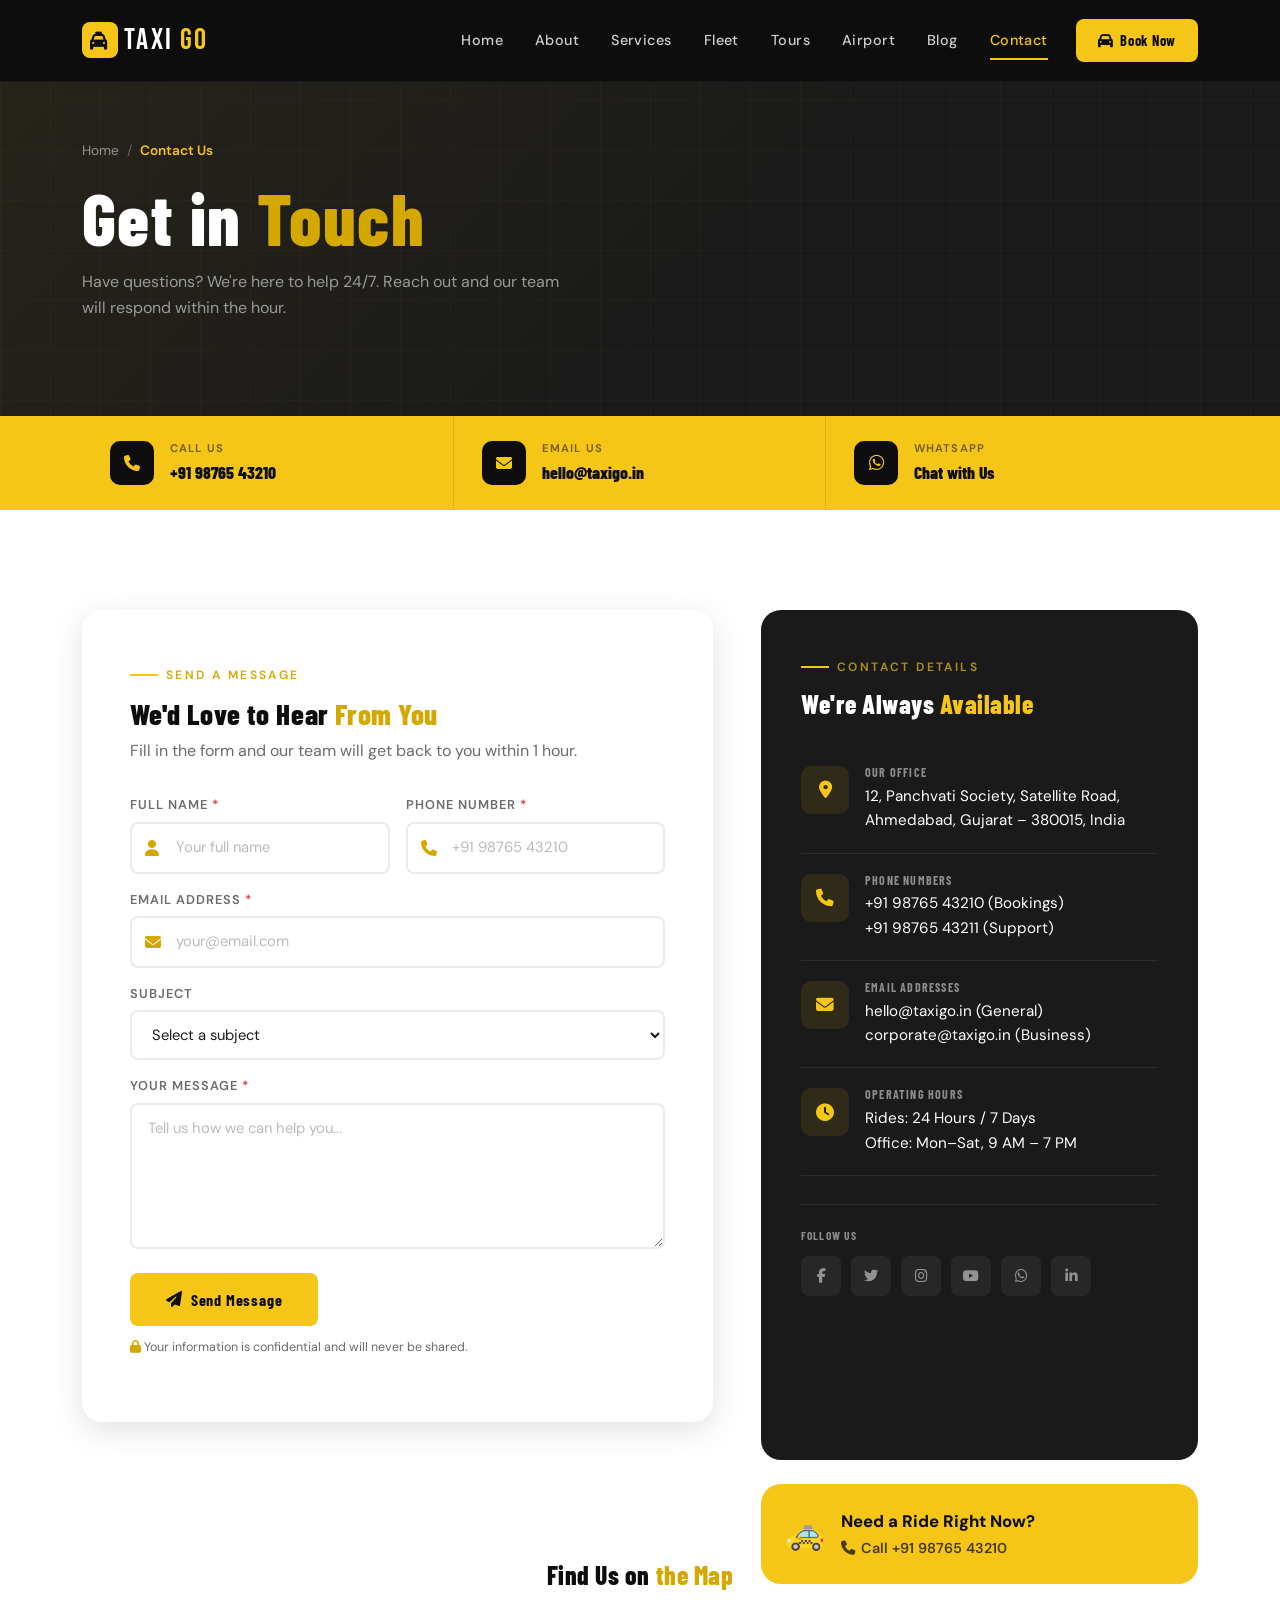
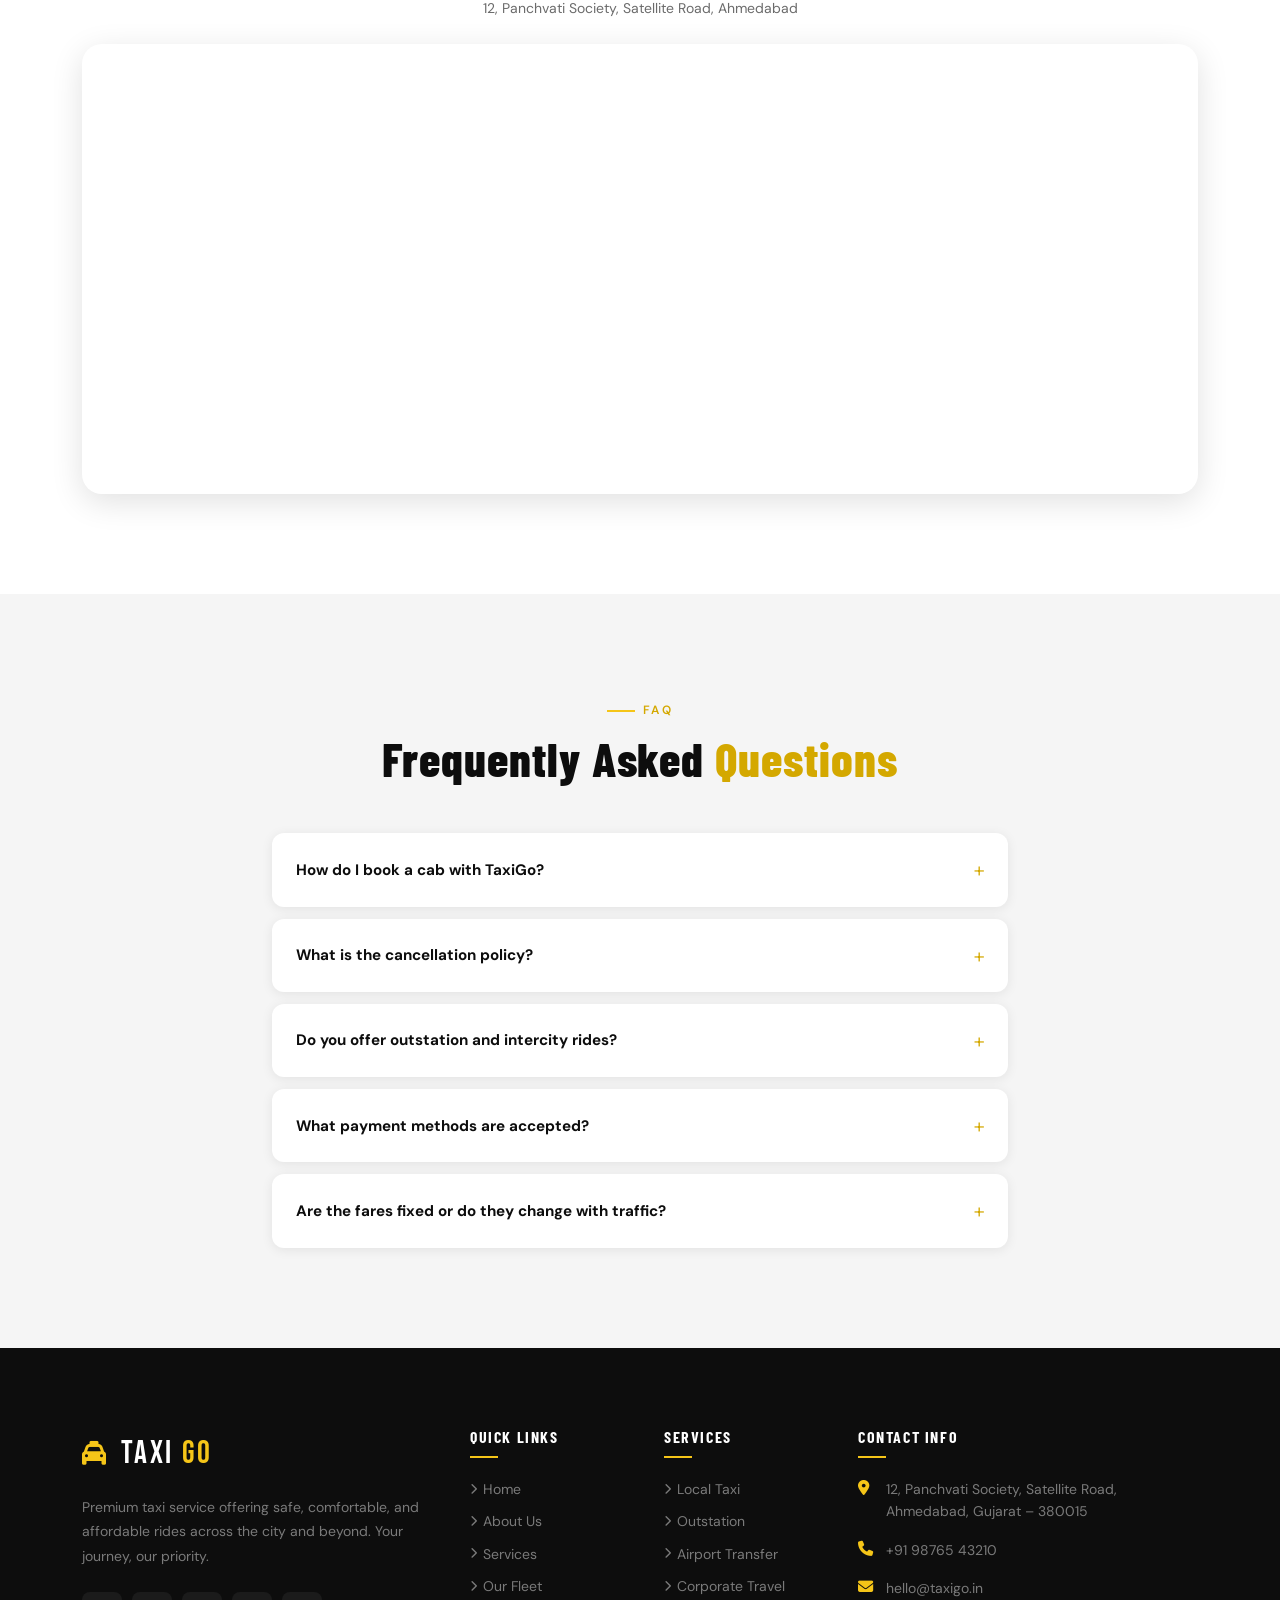
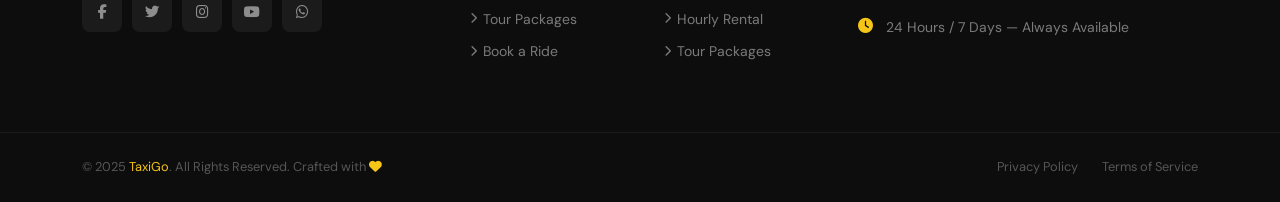
<file: contact.html>
<!DOCTYPE html>
<html lang="en">
<head>
  <meta charset="UTF-8" /><meta name="viewport" content="width=device-width, initial-scale=1.0" />
  <meta name="description" content="Contact TaxiGo – Get in touch with us for bookings, support, or business enquiries." />
  <title>Contact Us | TaxiGo – Premium Taxi Service</title>
  <link rel="icon" href="data:image/svg+xml,<svg xmlns='http://www.w3.org/2000/svg' viewBox='0 0 100 100'><text y='.9em' font-size='90'>🚕</text></svg>" />
  <link href="https://cdn.jsdelivr.net/npm/bootstrap@5.3.3/dist/css/bootstrap.min.css" rel="stylesheet" />
  <link href="https://cdnjs.cloudflare.com/ajax/libs/font-awesome/6.5.0/css/all.min.css" rel="stylesheet" />
  <link href="https://fonts.googleapis.com/css2?family=Barlow+Condensed:wght@400;600;700;800;900&family=Bebas+Neue&family=DM+Sans:wght@300;400;500;600;700&display=swap" rel="stylesheet" />
  <link href="css/style.css" rel="stylesheet" />
</head>
<body>
<div id="preloader"><div class="preloader-inner"><div class="preloader-logo">TAXI<span style="color:#fff">GO</span></div><div class="preloader-bar"><div class="preloader-bar-inner"></div></div></div></div>

<nav class="navbar-custom fixed-top">
  <div class="container">
    <div class="d-flex align-items-center justify-content-between w-100">
      <a href="index.html" class="navbar-brand-custom"><div class="brand-icon"><i class="fas fa-taxi"></i></div>TAXI<span>GO</span></a>
      <div class="d-none d-lg-flex align-items-center">
        <a href="index.html" class="nav-link-custom">Home</a>
        <a href="about.html" class="nav-link-custom">About</a>
        <a href="services.html" class="nav-link-custom">Services</a>
        <a href="fleet.html" class="nav-link-custom">Fleet</a>
        <a href="tours.html" class="nav-link-custom">Tours</a>
        <a href="airport.html" class="nav-link-custom">Airport</a>
        <a href="blog.html" class="nav-link-custom">Blog</a>
        <a href="contact.html" class="nav-link-custom active">Contact</a>
        <a href="booking.html" class="nav-link-custom nav-cta"><i class="fas fa-car me-1"></i> Book Now</a>
      </div>
      <button class="navbar-toggler-custom d-lg-none"><span></span><span></span><span></span></button>
    </div>
    <div class="d-lg-none" id="navMenu" style="display:none !important;">
      <div style="padding:16px 0;border-top:1px solid rgba(255,255,255,0.08);margin-top:8px;">
        <a href="index.html" class="nav-link-custom d-block" style="padding:10px 0 !important;">Home</a>
        <a href="about.html" class="nav-link-custom d-block" style="padding:10px 0 !important;">About</a>
        <a href="services.html" class="nav-link-custom d-block" style="padding:10px 0 !important;">Services</a>
        <a href="contact.html" class="nav-link-custom d-block" style="padding:10px 0 !important;">Contact</a>
        <a href="booking.html" class="btn-yellow d-inline-flex mt-2"><i class="fas fa-car"></i> Book Now</a>
      </div>
    </div>
  </div>
</nav>

<!-- PAGE HERO -->
<section class="page-hero">
  <div class="page-hero-grid"></div>
  <div class="container position-relative" style="z-index:2;">
    <div class="breadcrumb-custom mb-3"><a href="index.html">Home</a><span class="sep">/</span><span class="current">Contact Us</span></div>
    <h1 class="section-title" style="color:#fff;font-size:clamp(2.5rem,6vw,4.5rem);">Get in <span>Touch</span></h1>
    <p style="color:rgba(255,255,255,0.55);max-width:480px;margin-top:12px;">Have questions? We're here to help 24/7. Reach out and our team will respond within the hour.</p>
  </div>
</section>

<!-- QUICK CONTACT STRIP -->
<section style="background:var(--yellow);padding:0;">
  <div class="container">
    <div class="row g-0">
      <div class="col-md-4" style="border-right:1px solid rgba(0,0,0,0.1);">
        <a href="tel:+919876543210" style="display:flex;align-items:center;gap:16px;padding:24px 28px;text-decoration:none;transition:var(--transition);" onmouseover="this.style.background='rgba(0,0,0,0.06)'" onmouseout="this.style.background='transparent'">
          <div style="width:44px;height:44px;background:var(--black);border-radius:10px;display:flex;align-items:center;justify-content:center;flex-shrink:0;"><i class="fas fa-phone" style="color:var(--yellow);font-size:1rem;"></i></div>
          <div><div style="font-size:.7rem;font-weight:700;letter-spacing:.1em;text-transform:uppercase;color:rgba(0,0,0,0.5);">Call Us</div><div style="font-family:var(--font-heading);font-size:1.1rem;font-weight:800;color:var(--black);">+91 98765 43210</div></div>
        </a>
      </div>
      <div class="col-md-4" style="border-right:1px solid rgba(0,0,0,0.1);">
        <a href="mailto:hello@taxigo.in" style="display:flex;align-items:center;gap:16px;padding:24px 28px;text-decoration:none;transition:var(--transition);" onmouseover="this.style.background='rgba(0,0,0,0.06)'" onmouseout="this.style.background='transparent'">
          <div style="width:44px;height:44px;background:var(--black);border-radius:10px;display:flex;align-items:center;justify-content:center;flex-shrink:0;"><i class="fas fa-envelope" style="color:var(--yellow);font-size:1rem;"></i></div>
          <div><div style="font-size:.7rem;font-weight:700;letter-spacing:.1em;text-transform:uppercase;color:rgba(0,0,0,0.5);">Email Us</div><div style="font-family:var(--font-heading);font-size:1.1rem;font-weight:800;color:var(--black);">hello@taxigo.in</div></div>
        </a>
      </div>
      <div class="col-md-4">
        <a href="https://wa.me/919876543210" target="_blank" style="display:flex;align-items:center;gap:16px;padding:24px 28px;text-decoration:none;transition:var(--transition);" onmouseover="this.style.background='rgba(0,0,0,0.06)'" onmouseout="this.style.background='transparent'">
          <div style="width:44px;height:44px;background:var(--black);border-radius:10px;display:flex;align-items:center;justify-content:center;flex-shrink:0;"><i class="fab fa-whatsapp" style="color:var(--yellow);font-size:1.1rem;"></i></div>
          <div><div style="font-size:.7rem;font-weight:700;letter-spacing:.1em;text-transform:uppercase;color:rgba(0,0,0,0.5);">WhatsApp</div><div style="font-family:var(--font-heading);font-size:1.1rem;font-weight:800;color:var(--black);">Chat with Us</div></div>
        </a>
      </div>
    </div>
  </div>
</section>

<!-- CONTACT FORM + INFO -->
<section>
  <div class="container">
    <div class="row g-5">

      <!-- Contact Form -->
      <div class="col-lg-7 animate-on-scroll">
        <div style="background:var(--white);border-radius:var(--radius-lg);padding:48px;box-shadow:var(--shadow-md);">
          <div class="section-label">Send a Message</div>
          <h2 style="font-size:1.8rem;font-weight:800;color:var(--black);margin-bottom:8px;">We'd Love to Hear <span style="color:var(--yellow-dark);">From You</span></h2>
          <p style="color:var(--gray);margin-bottom:32px;">Fill in the form and our team will get back to you within 1 hour.</p>

          <!-- Success Message -->
          <div id="contactSuccess" style="display:none;background:#d1fae5;border:1px solid #34d399;border-radius:12px;padding:20px;margin-bottom:24px;text-align:center;">
            <i class="fas fa-check-circle" style="font-size:1.5rem;color:#059669;margin-bottom:8px;display:block;"></i>
            <strong style="color:#065f46;">Message Sent Successfully!</strong><br>
            <span style="color:#047857;font-size:.9rem;">We'll get back to you within 1 hour.</span>
          </div>

          <form id="contactForm" novalidate>
            <div class="row g-3">
              <div class="col-sm-6">
                <label class="form-label-custom">Full Name <span style="color:#dc3545;">*</span></label>
                <div class="position-relative">
                  <input type="text" name="name" class="form-control-custom" placeholder="Your full name" style="padding-left:44px;" required />
                  <i class="fas fa-user" style="position:absolute;left:15px;top:50%;transform:translateY(-50%);color:var(--yellow-dark);"></i>
                </div>
                <div class="invalid-feedback">Please enter your name.</div>
              </div>
              <div class="col-sm-6">
                <label class="form-label-custom">Phone Number <span style="color:#dc3545;">*</span></label>
                <div class="position-relative">
                  <input type="tel" name="phone" class="form-control-custom" placeholder="+91 98765 43210" style="padding-left:44px;" required />
                  <i class="fas fa-phone" style="position:absolute;left:15px;top:50%;transform:translateY(-50%);color:var(--yellow-dark);"></i>
                </div>
                <div class="invalid-feedback">Please enter a valid phone number.</div>
              </div>
              <div class="col-12">
                <label class="form-label-custom">Email Address <span style="color:#dc3545;">*</span></label>
                <div class="position-relative">
                  <input type="email" name="email" class="form-control-custom" placeholder="your@email.com" style="padding-left:44px;" required />
                  <i class="fas fa-envelope" style="position:absolute;left:15px;top:50%;transform:translateY(-50%);color:var(--yellow-dark);"></i>
                </div>
                <div class="invalid-feedback">Please enter a valid email address.</div>
              </div>
              <div class="col-12">
                <label class="form-label-custom">Subject</label>
                <select name="subject" class="form-control-custom">
                  <option value="">Select a subject</option>
                  <option>Booking Enquiry</option>
                  <option>Airport Transfer</option>
                  <option>Corporate Account</option>
                  <option>Tour Package</option>
                  <option>Complaint / Feedback</option>
                  <option>Driver Partnership</option>
                  <option>Other</option>
                </select>
              </div>
              <div class="col-12">
                <label class="form-label-custom">Your Message <span style="color:#dc3545;">*</span></label>
                <textarea name="message" class="form-control-custom" rows="5" placeholder="Tell us how we can help you..." style="height:auto;resize:vertical;" required></textarea>
                <div class="invalid-feedback">Please enter your message.</div>
              </div>
              <div class="col-12">
                <button type="submit" class="btn-yellow" style="padding:14px 36px;">
                  <i class="fas fa-paper-plane"></i> Send Message
                </button>
                <p style="font-size:.78rem;color:var(--gray);margin-top:12px;"><i class="fas fa-lock" style="color:var(--yellow-dark);"></i> Your information is confidential and will never be shared.</p>
              </div>
            </div>
          </form>
        </div>
      </div>

      <!-- Contact Info -->
      <div class="col-lg-5 animate-on-scroll delay-2">
        <div class="contact-info-card">
          <div class="section-label" style="color:rgba(245,197,24,0.7);">Contact Details</div>
          <h3 style="color:#fff;font-size:1.6rem;font-weight:800;margin-bottom:28px;">We're Always <span style="color:var(--yellow);">Available</span></h3>

          <div class="contact-info-item">
            <div class="contact-info-icon"><i class="fas fa-map-marker-alt"></i></div>
            <div>
              <h6>Our Office</h6>
              <p>12, Panchvati Society, Satellite Road,<br>Ahmedabad, Gujarat – 380015, India</p>
            </div>
          </div>

          <div class="contact-info-item">
            <div class="contact-info-icon"><i class="fas fa-phone"></i></div>
            <div>
              <h6>Phone Numbers</h6>
              <p><a href="tel:+919876543210" style="color:#fff;text-decoration:none;">+91 98765 43210</a> (Bookings)<br><a href="tel:+919876543211" style="color:#fff;text-decoration:none;">+91 98765 43211</a> (Support)</p>
            </div>
          </div>

          <div class="contact-info-item">
            <div class="contact-info-icon"><i class="fas fa-envelope"></i></div>
            <div>
              <h6>Email Addresses</h6>
              <p><a href="mailto:hello@taxigo.in" style="color:#fff;text-decoration:none;">hello@taxigo.in</a> (General)<br><a href="mailto:corporate@taxigo.in" style="color:#fff;text-decoration:none;">corporate@taxigo.in</a> (Business)</p>
            </div>
          </div>

          <div class="contact-info-item">
            <div class="contact-info-icon"><i class="fas fa-clock"></i></div>
            <div>
              <h6>Operating Hours</h6>
              <p>Rides: 24 Hours / 7 Days<br>Office: Mon–Sat, 9 AM – 7 PM</p>
            </div>
          </div>

          <!-- Social Links -->
          <div style="margin-top:28px;padding-top:24px;border-top:1px solid rgba(255,255,255,0.08);">
            <h6 style="color:rgba(255,255,255,0.5);font-size:.72rem;letter-spacing:.1em;text-transform:uppercase;margin-bottom:14px;">Follow Us</h6>
            <div style="display:flex;gap:10px;">
              <a href="#" class="social-link"><i class="fab fa-facebook-f"></i></a>
              <a href="#" class="social-link"><i class="fab fa-twitter"></i></a>
              <a href="#" class="social-link"><i class="fab fa-instagram"></i></a>
              <a href="#" class="social-link"><i class="fab fa-youtube"></i></a>
              <a href="#" class="social-link"><i class="fab fa-whatsapp"></i></a>
              <a href="#" class="social-link"><i class="fab fa-linkedin-in"></i></a>
            </div>
          </div>
        </div>

        <!-- Emergency Ride CTA -->
        <div style="background:var(--yellow);border-radius:var(--radius-lg);padding:24px;margin-top:24px;display:flex;align-items:center;gap:16px;">
          <div style="font-size:2rem;color:var(--black);">🚕</div>
          <div>
            <div style="font-weight:800;font-size:1.05rem;color:var(--black);margin-bottom:2px;">Need a Ride Right Now?</div>
            <a href="tel:+919876543210" style="font-size:.9rem;color:rgba(0,0,0,0.7);font-weight:600;text-decoration:none;display:flex;align-items:center;gap:6px;"><i class="fas fa-phone"></i> Call +91 98765 43210</a>
          </div>
        </div>
      </div>
    </div>
  </div>
</section>

<!-- GOOGLE MAP -->
<section style="padding:0 0 100px;">
  <div class="container">
    <div class="text-center mb-4">
      <h3 style="font-size:1.6rem;font-weight:800;color:var(--black);">Find Us on <span style="color:var(--yellow-dark);">the Map</span></h3>
      <p style="color:var(--gray);font-size:.875rem;">12, Panchvati Society, Satellite Road, Ahmedabad</p>
    </div>
    <div class="map-container" style="border-radius:20px;overflow:hidden;box-shadow:var(--shadow-md);height:450px;">
      <iframe
        src="https://www.google.com/maps/embed?pb=!1m18!1m12!1m3!1d3671.8975283370626!2d72.52695631496286!3d23.02764498493247!2m3!1f0!2f0!3f0!3m2!1i1024!2i768!4f13.1!3m3!1m2!1s0x395e84f87db29745%3A0xa73acc41d12f0ba3!2sSatellite%2C%20Ahmedabad%2C%20Gujarat!5e0!3m2!1sen!2sin!4v1620000000000!5m2!1sen!2sin"
        width="100%"
        height="100%"
        style="border:0;"
        allowfullscreen=""
        loading="lazy"
        referrerpolicy="no-referrer-when-downgrade"
        title="TaxiGo Office Location - Ahmedabad">
      </iframe>
    </div>
  </div>
</section>

<!-- FAQ SECTION -->
<section style="background:var(--gray-light);">
  <div class="container">
    <div class="text-center mb-5">
      <div class="section-label mx-auto" style="justify-content:center;">FAQ</div>
      <h2 class="section-title">Frequently Asked <span>Questions</span></h2>
    </div>
    <div class="row justify-content-center">
      <div class="col-lg-8">
        <div class="accordion" id="faqAccordion">

          <div style="background:var(--white);border-radius:12px;margin-bottom:12px;overflow:hidden;box-shadow:var(--shadow-sm);">
            <button onclick="this.nextElementSibling.style.display = this.nextElementSibling.style.display === 'none' ? 'block' : 'none'; this.querySelector('.faq-icon').style.transform = this.nextElementSibling.style.display === 'block' ? 'rotate(45deg)' : 'rotate(0)';" style="width:100%;padding:20px 24px;background:none;border:none;text-align:left;font-family:var(--font-body);font-weight:700;font-size:.95rem;color:var(--black);cursor:pointer;display:flex;justify-content:space-between;align-items:center;">
              How do I book a cab with TaxiGo?
              <span class="faq-icon" style="color:var(--yellow-dark);font-size:1.3rem;transition:.3s;font-weight:300;">+</span>
            </button>
            <div style="display:none;padding:0 24px 20px;color:var(--gray);font-size:.9rem;line-height:1.75;">You can book a cab through our website's booking form, by calling +91 98765 43210, or by messaging us on WhatsApp. Bookings are confirmed within 15 minutes.</div>
          </div>

          <div style="background:var(--white);border-radius:12px;margin-bottom:12px;overflow:hidden;box-shadow:var(--shadow-sm);">
            <button onclick="this.nextElementSibling.style.display = this.nextElementSibling.style.display === 'none' ? 'block' : 'none'; this.querySelector('.faq-icon').style.transform = this.nextElementSibling.style.display === 'block' ? 'rotate(45deg)' : 'rotate(0)';" style="width:100%;padding:20px 24px;background:none;border:none;text-align:left;font-family:var(--font-body);font-weight:700;font-size:.95rem;color:var(--black);cursor:pointer;display:flex;justify-content:space-between;align-items:center;">
              What is the cancellation policy?
              <span class="faq-icon" style="color:var(--yellow-dark);font-size:1.3rem;transition:.3s;font-weight:300;">+</span>
            </button>
            <div style="display:none;padding:0 24px 20px;color:var(--gray);font-size:.9rem;line-height:1.75;">Free cancellation is available up to 2 hours before your scheduled pickup time. Cancellations within 2 hours may incur a nominal fee of ₹100–₹200 depending on vehicle type.</div>
          </div>

          <div style="background:var(--white);border-radius:12px;margin-bottom:12px;overflow:hidden;box-shadow:var(--shadow-sm);">
            <button onclick="this.nextElementSibling.style.display = this.nextElementSibling.style.display === 'none' ? 'block' : 'none'; this.querySelector('.faq-icon').style.transform = this.nextElementSibling.style.display === 'block' ? 'rotate(45deg)' : 'rotate(0)';" style="width:100%;padding:20px 24px;background:none;border:none;text-align:left;font-family:var(--font-body);font-weight:700;font-size:.95rem;color:var(--black);cursor:pointer;display:flex;justify-content:space-between;align-items:center;">
              Do you offer outstation and intercity rides?
              <span class="faq-icon" style="color:var(--yellow-dark);font-size:1.3rem;transition:.3s;font-weight:300;">+</span>
            </button>
            <div style="display:none;padding:0 24px 20px;color:var(--gray);font-size:.9rem;line-height:1.75;">Yes! We cover outstation rides across all major cities and tourist destinations in India. Both one-way and round-trip options are available with transparent, all-inclusive pricing.</div>
          </div>

          <div style="background:var(--white);border-radius:12px;margin-bottom:12px;overflow:hidden;box-shadow:var(--shadow-sm);">
            <button onclick="this.nextElementSibling.style.display = this.nextElementSibling.style.display === 'none' ? 'block' : 'none'; this.querySelector('.faq-icon').style.transform = this.nextElementSibling.style.display === 'block' ? 'rotate(45deg)' : 'rotate(0)';" style="width:100%;padding:20px 24px;background:none;border:none;text-align:left;font-family:var(--font-body);font-weight:700;font-size:.95rem;color:var(--black);cursor:pointer;display:flex;justify-content:space-between;align-items:center;">
              What payment methods are accepted?
              <span class="faq-icon" style="color:var(--yellow-dark);font-size:1.3rem;transition:.3s;font-weight:300;">+</span>
            </button>
            <div style="display:none;padding:0 24px 20px;color:var(--gray);font-size:.9rem;line-height:1.75;">We accept cash, UPI (Google Pay, PhonePe, Paytm), credit/debit cards, and net banking. Corporate accounts receive monthly invoices.</div>
          </div>

          <div style="background:var(--white);border-radius:12px;overflow:hidden;box-shadow:var(--shadow-sm);">
            <button onclick="this.nextElementSibling.style.display = this.nextElementSibling.style.display === 'none' ? 'block' : 'none'; this.querySelector('.faq-icon').style.transform = this.nextElementSibling.style.display === 'block' ? 'rotate(45deg)' : 'rotate(0)';" style="width:100%;padding:20px 24px;background:none;border:none;text-align:left;font-family:var(--font-body);font-weight:700;font-size:.95rem;color:var(--black);cursor:pointer;display:flex;justify-content:space-between;align-items:center;">
              Are the fares fixed or do they change with traffic?
              <span class="faq-icon" style="color:var(--yellow-dark);font-size:1.3rem;transition:.3s;font-weight:300;">+</span>
            </button>
            <div style="display:none;padding:0 24px 20px;color:var(--gray);font-size:.9rem;line-height:1.75;">All TaxiGo fares are fixed and agreed upon at the time of booking. There is no surge pricing — ever. Night surcharges (10 PM–6 AM) are disclosed upfront.</div>
          </div>

        </div>
      </div>
    </div>
  </div>
</section>

<!-- FOOTER -->
<footer class="footer">
  <div class="container">
    <div class="row g-5">
      <div class="col-lg-4 col-md-6">
        <a href="index.html" class="footer-brand"><i class="fas fa-taxi me-1" style="color:#F5C518;font-size:1.5rem;"></i>TAXI<span>GO</span></a>
        <p class="footer-desc">Premium taxi service offering safe, comfortable, and affordable rides across the city and beyond. Your journey, our priority.</p>
        <div class="social-links">
          <a href="#" class="social-link"><i class="fab fa-facebook-f"></i></a>
          <a href="#" class="social-link"><i class="fab fa-twitter"></i></a>
          <a href="#" class="social-link"><i class="fab fa-instagram"></i></a>
          <a href="#" class="social-link"><i class="fab fa-youtube"></i></a>
          <a href="#" class="social-link"><i class="fab fa-whatsapp"></i></a>
        </div>
      </div>
      <div class="col-lg-2 col-md-6 col-6">
        <h6 class="footer-heading">Quick Links</h6>
        <ul class="footer-links">
          <li><a href="index.html"><i class="fas fa-chevron-right"></i> Home</a></li>
          <li><a href="about.html"><i class="fas fa-chevron-right"></i> About Us</a></li>
          <li><a href="services.html"><i class="fas fa-chevron-right"></i> Services</a></li>
          <li><a href="fleet.html"><i class="fas fa-chevron-right"></i> Our Fleet</a></li>
          <li><a href="tours.html"><i class="fas fa-chevron-right"></i> Tour Packages</a></li>
          <li><a href="booking.html"><i class="fas fa-chevron-right"></i> Book a Ride</a></li>
        </ul>
      </div>
      <div class="col-lg-2 col-md-6 col-6">
        <h6 class="footer-heading">Services</h6>
        <ul class="footer-links">
          <li><a href="services.html"><i class="fas fa-chevron-right"></i> Local Taxi</a></li>
          <li><a href="services.html"><i class="fas fa-chevron-right"></i> Outstation</a></li>
          <li><a href="airport.html"><i class="fas fa-chevron-right"></i> Airport Transfer</a></li>
          <li><a href="services.html"><i class="fas fa-chevron-right"></i> Corporate Travel</a></li>
          <li><a href="services.html"><i class="fas fa-chevron-right"></i> Hourly Rental</a></li>
          <li><a href="tours.html"><i class="fas fa-chevron-right"></i> Tour Packages</a></li>
        </ul>
      </div>
      <div class="col-lg-4 col-md-6">
        <h6 class="footer-heading">Contact Info</h6>
        <div class="footer-contact-item">
          <i class="fas fa-map-marker-alt"></i>
          <span>12, Panchvati Society, Satellite Road,<br>Ahmedabad, Gujarat – 380015</span>
        </div>
        <div class="footer-contact-item">
          <i class="fas fa-phone"></i>
          <span><a href="tel:+919876543210" style="color:rgba(255,255,255,0.45);text-decoration:none;">+91 98765 43210</a></span>
        </div>
        <div class="footer-contact-item">
          <i class="fas fa-envelope"></i>
          <span><a href="mailto:hello@taxigo.in" style="color:rgba(255,255,255,0.45);text-decoration:none;">hello@taxigo.in</a></span>
        </div>
        <div class="footer-contact-item">
          <i class="fas fa-clock"></i>
          <span>24 Hours / 7 Days — Always Available</span>
        </div>
      </div>
    </div>
  </div>
  <div class="footer-bottom">
    <div class="container">
      <div class="d-flex flex-wrap justify-content-between align-items-center gap-3">
        <p class="footer-bottom-text mb-0">© 2025 <a href="index.html">TaxiGo</a>. All Rights Reserved. Crafted with <i class="fas fa-heart" style="color:#F5C518;"></i></p>
        <div class="d-flex gap-4">
          <a href="#" style="color:rgba(255,255,255,0.3);font-size:.8rem;text-decoration:none;">Privacy Policy</a>
          <a href="#" style="color:rgba(255,255,255,0.3);font-size:.8rem;text-decoration:none;">Terms of Service</a>
        </div>
      </div>
    </div>
  </div>
</footer>

<button id="backToTop" aria-label="Back to top"><i class="fas fa-chevron-up"></i></button>
<script src="https://cdn.jsdelivr.net/npm/bootstrap@5.3.3/dist/js/bootstrap.bundle.min.js"></script>
<script src="js/main.js"></script>
</body>
</html>
</file>
<file: css/style.css>
/* =====================================================
   TAXIGO - Premium Taxi Service Website
   Main Stylesheet
   ===================================================== */

/* === Google Fonts Import === */
@import url('https://fonts.googleapis.com/css2?family=Barlow+Condensed:wght@400;600;700;800;900&family=DM+Sans:wght@300;400;500;600;700&family=Bebas+Neue&display=swap');

/* === CSS Variables === */
:root {
  --yellow: #F5C518;
  --yellow-dark: #D4A800;
  --yellow-light: #FFF3B0;
  --black: #0D0D0D;
  --dark: #1A1A1A;
  --dark2: #252525;
  --gray: #6B6B6B;
  --gray-light: #F5F5F5;
  --white: #FFFFFF;
  --orange: #FF6B35;
  --font-display: 'Bebas Neue', 'Barlow Condensed', cursive;
  --font-heading: 'Barlow Condensed', sans-serif;
  --font-body: 'DM Sans', sans-serif;
  --shadow-sm: 0 2px 12px rgba(0,0,0,0.08);
  --shadow-md: 0 8px 32px rgba(0,0,0,0.12);
  --shadow-lg: 0 20px 60px rgba(0,0,0,0.18);
  --shadow-yellow: 0 8px 32px rgba(245,197,24,0.35);
  --radius: 12px;
  --radius-lg: 20px;
  --transition: all 0.3s cubic-bezier(0.4, 0, 0.2, 1);
}

/* === Base Reset === */
*, *::before, *::after { box-sizing: border-box; margin: 0; padding: 0; }

html { scroll-behavior: smooth; font-size: 16px; }

body {
  font-family: var(--font-body);
  color: var(--dark);
  background: var(--white);
  overflow-x: hidden;
  line-height: 1.6;
}

/* === Typography === */
h1, h2, h3, h4, h5, h6 {
  font-family: var(--font-heading);
  font-weight: 700;
  line-height: 1.15;
  letter-spacing: 0.02em;
}

.display-font { font-family: var(--font-display); letter-spacing: 0.05em; }

.section-label {
  font-family: var(--font-body);
  font-size: 0.75rem;
  font-weight: 600;
  letter-spacing: 0.2em;
  text-transform: uppercase;
  color: var(--yellow-dark);
  display: inline-flex;
  align-items: center;
  gap: 8px;
  margin-bottom: 12px;
}

.section-label::before {
  content: '';
  width: 28px;
  height: 2px;
  background: var(--yellow);
  display: inline-block;
}

.section-title {
  font-size: clamp(2rem, 4vw, 3rem);
  font-weight: 800;
  color: var(--black);
  line-height: 1.1;
}

.section-title span { color: var(--yellow-dark); }

/* === Utilities === */
.text-yellow { color: var(--yellow-dark) !important; }
.text-dark { color: var(--dark) !important; }
.bg-yellow { background: var(--yellow) !important; }
.bg-dark-custom { background: var(--dark) !important; }
.btn-yellow {
  background: var(--yellow);
  color: var(--black);
  border: none;
  font-family: var(--font-heading);
  font-weight: 700;
  font-size: 1rem;
  letter-spacing: 0.05em;
  padding: 14px 32px;
  border-radius: 8px;
  transition: var(--transition);
  display: inline-flex;
  align-items: center;
  gap: 8px;
  text-decoration: none;
  cursor: pointer;
}

.btn-yellow:hover {
  background: var(--yellow-dark);
  color: var(--black);
  transform: translateY(-2px);
  box-shadow: var(--shadow-yellow);
}

.btn-outline-dark-custom {
  background: transparent;
  color: var(--white);
  border: 2px solid rgba(255,255,255,0.4);
  font-family: var(--font-heading);
  font-weight: 700;
  font-size: 1rem;
  letter-spacing: 0.05em;
  padding: 12px 32px;
  border-radius: 8px;
  transition: var(--transition);
  display: inline-flex;
  align-items: center;
  gap: 8px;
  text-decoration: none;
  cursor: pointer;
}

.btn-outline-dark-custom:hover {
  background: var(--white);
  color: var(--black);
  border-color: var(--white);
}

.btn-dark-custom {
  background: var(--dark);
  color: var(--white);
  border: none;
  font-family: var(--font-heading);
  font-weight: 700;
  font-size: 1rem;
  letter-spacing: 0.05em;
  padding: 14px 32px;
  border-radius: 8px;
  transition: var(--transition);
  display: inline-flex;
  align-items: center;
  gap: 8px;
  text-decoration: none;
  cursor: pointer;
}

.btn-dark-custom:hover {
  background: var(--black);
  color: var(--yellow);
  transform: translateY(-2px);
}

/* === Scrollbar === */
::-webkit-scrollbar { width: 6px; }
::-webkit-scrollbar-track { background: var(--gray-light); }
::-webkit-scrollbar-thumb { background: var(--yellow-dark); border-radius: 3px; }

/* === Preloader === */
#preloader {
  position: fixed;
  inset: 0;
  background: var(--black);
  z-index: 9999;
  display: flex;
  align-items: center;
  justify-content: center;
  transition: opacity 0.5s ease, visibility 0.5s ease;
}

#preloader.fade-out { opacity: 0; visibility: hidden; }

.preloader-inner {
  text-align: center;
  color: var(--white);
}

.preloader-logo {
  font-family: var(--font-display);
  font-size: 3rem;
  color: var(--yellow);
  letter-spacing: 0.1em;
  animation: pulse 1s ease-in-out infinite;
}

.preloader-bar {
  width: 200px;
  height: 3px;
  background: rgba(255,255,255,0.1);
  border-radius: 2px;
  margin: 16px auto 0;
  overflow: hidden;
}

.preloader-bar-inner {
  height: 100%;
  background: var(--yellow);
  border-radius: 2px;
  animation: loading 1.5s ease-in-out forwards;
}

@keyframes loading { from { width: 0; } to { width: 100%; } }
@keyframes pulse { 0%, 100% { opacity: 1; } 50% { opacity: 0.7; } }

/* === Navigation === */
.navbar-custom {
  background: rgba(13, 13, 13, 0.95);
  backdrop-filter: blur(20px);
  -webkit-backdrop-filter: blur(20px);
  padding: 0;
  transition: var(--transition);
  border-bottom: 1px solid rgba(255,255,255,0.05);
}

.navbar-custom.scrolled {
  background: rgba(13, 13, 13, 0.98);
  box-shadow: 0 4px 20px rgba(0,0,0,0.3);
}

.navbar-brand-custom {
  font-family: var(--font-display);
  font-size: 1.9rem;
  color: var(--white) !important;
  letter-spacing: 0.08em;
  text-decoration: none;
  display: flex;
  align-items: center;
  gap: 6px;
  padding: 16px 0;
}

.navbar-brand-custom span { color: var(--yellow); }

.navbar-brand-custom .brand-icon {
  width: 36px;
  height: 36px;
  background: var(--yellow);
  border-radius: 8px;
  display: flex;
  align-items: center;
  justify-content: center;
  color: var(--black);
  font-size: 1.1rem;
}

.nav-link-custom {
  color: rgba(255,255,255,0.8) !important;
  font-family: var(--font-body);
  font-weight: 500;
  font-size: 0.9rem;
  letter-spacing: 0.03em;
  padding: 24px 16px !important;
  position: relative;
  transition: var(--transition);
  text-decoration: none;
}

.nav-link-custom::after {
  content: '';
  position: absolute;
  bottom: 16px;
  left: 16px;
  right: 16px;
  height: 2px;
  background: var(--yellow);
  transform: scaleX(0);
  transition: transform 0.3s ease;
}

.nav-link-custom:hover,
.nav-link-custom.active {
  color: var(--yellow) !important;
}

.nav-link-custom:hover::after,
.nav-link-custom.active::after {
  transform: scaleX(1);
}

.nav-cta {
  background: var(--yellow);
  color: var(--black) !important;
  padding: 10px 22px !important;
  border-radius: 8px;
  font-weight: 700;
  margin: 14px 0 14px 12px;
  font-family: var(--font-heading);
  letter-spacing: 0.05em;
}

.nav-cta::after { display: none; }
.nav-cta:hover { background: var(--yellow-dark); color: var(--black) !important; transform: translateY(-1px); }

.navbar-toggler-custom {
  border: 2px solid rgba(255,255,255,0.3);
  padding: 6px 10px;
  border-radius: 6px;
  background: transparent;
  cursor: pointer;
}

.navbar-toggler-custom span {
  display: block;
  width: 22px;
  height: 2px;
  background: var(--white);
  margin: 4px 0;
  transition: var(--transition);
}

/* Dropdown */
.dropdown-menu-custom {
  background: var(--dark);
  border: 1px solid rgba(255,255,255,0.08);
  border-radius: var(--radius);
  padding: 8px;
  min-width: 200px;
  box-shadow: var(--shadow-lg);
}

.dropdown-item-custom {
  color: rgba(255,255,255,0.8);
  padding: 10px 16px;
  border-radius: 6px;
  font-size: 0.875rem;
  transition: var(--transition);
  text-decoration: none;
  display: block;
}

.dropdown-item-custom:hover {
  background: rgba(245,197,24,0.1);
  color: var(--yellow);
}

/* === Hero Section === */
.hero {
  min-height: 100vh;
  background: var(--black);
  position: relative;
  display: flex;
  align-items: center;
  overflow: hidden;
}

.hero-bg {
  position: absolute;
  inset: 0;
  background: 
    linear-gradient(135deg, rgba(245,197,24,0.08) 0%, transparent 50%),
    url('https://images.unsplash.com/photo-1558618666-fcd25c85cd64?w=1920&q=80') center/cover no-repeat;
  opacity: 0.4;
}

.hero-bg::after {
  content: '';
  position: absolute;
  inset: 0;
  background: linear-gradient(90deg, rgba(13,13,13,0.97) 40%, rgba(13,13,13,0.6) 100%);
}

.hero-grid {
  position: absolute;
  inset: 0;
  background-image: 
    linear-gradient(rgba(245,197,24,0.04) 1px, transparent 1px),
    linear-gradient(90deg, rgba(245,197,24,0.04) 1px, transparent 1px);
  background-size: 60px 60px;
  pointer-events: none;
}

.hero-content { position: relative; z-index: 2; padding: 120px 0 80px; }

.hero-badge {
  display: inline-flex;
  align-items: center;
  gap: 8px;
  background: rgba(245,197,24,0.15);
  border: 1px solid rgba(245,197,24,0.3);
  color: var(--yellow);
  font-size: 0.8rem;
  font-weight: 600;
  letter-spacing: 0.15em;
  text-transform: uppercase;
  padding: 6px 16px;
  border-radius: 50px;
  margin-bottom: 24px;
  animation: fadeInDown 0.6s ease forwards;
}

.hero-title {
  font-family: var(--font-display);
  font-size: clamp(3.5rem, 8vw, 7rem);
  color: var(--white);
  line-height: 0.95;
  letter-spacing: 0.03em;
  margin-bottom: 24px;
  animation: fadeInUp 0.7s ease 0.1s both;
}

.hero-title .accent { color: var(--yellow); display: block; }

.hero-desc {
  font-size: 1.1rem;
  color: rgba(255,255,255,0.65);
  max-width: 500px;
  margin-bottom: 40px;
  animation: fadeInUp 0.7s ease 0.2s both;
  line-height: 1.7;
}

.hero-actions {
  display: flex;
  gap: 16px;
  flex-wrap: wrap;
  animation: fadeInUp 0.7s ease 0.3s both;
}

.hero-stats {
  display: flex;
  gap: 40px;
  margin-top: 60px;
  padding-top: 40px;
  border-top: 1px solid rgba(255,255,255,0.08);
  animation: fadeInUp 0.7s ease 0.4s both;
}

.stat-item { }

.stat-number {
  font-family: var(--font-heading);
  font-size: 2.2rem;
  font-weight: 800;
  color: var(--yellow);
  line-height: 1;
}

.stat-label {
  font-size: 0.8rem;
  color: rgba(255,255,255,0.5);
  letter-spacing: 0.08em;
  text-transform: uppercase;
  margin-top: 4px;
}

/* Booking Widget in Hero */
.hero-booking-widget {
  background: var(--white);
  border-radius: var(--radius-lg);
  padding: 32px;
  box-shadow: var(--shadow-lg);
  position: relative;
  z-index: 2;
  animation: fadeInRight 0.8s ease 0.2s both;
}

.hero-booking-widget .widget-title {
  font-family: var(--font-heading);
  font-size: 1.4rem;
  font-weight: 800;
  color: var(--black);
  margin-bottom: 24px;
  padding-bottom: 16px;
  border-bottom: 2px solid var(--yellow);
}

.form-label-custom {
  font-size: 0.8rem;
  font-weight: 600;
  letter-spacing: 0.08em;
  text-transform: uppercase;
  color: var(--gray);
  margin-bottom: 6px;
  display: block;
}

.form-control-custom {
  width: 100%;
  padding: 12px 16px;
  border: 2px solid #EAEAEA;
  border-radius: 8px;
  font-family: var(--font-body);
  font-size: 0.925rem;
  color: var(--dark);
  background: var(--white);
  transition: var(--transition);
  outline: none;
}

.form-control-custom:focus {
  border-color: var(--yellow-dark);
  box-shadow: 0 0 0 3px rgba(245,197,24,0.12);
}

.form-control-custom::placeholder { color: #BBBBBB; }

/* === Section Spacing === */
section { padding: 100px 0; }
.section-sm { padding: 60px 0; }
.section-lg { padding: 140px 0; }

/* === Services Section === */
.services-section { background: var(--gray-light); }

.service-card {
  background: var(--white);
  border-radius: var(--radius-lg);
  padding: 36px 28px;
  transition: var(--transition);
  border: 2px solid transparent;
  height: 100%;
  position: relative;
  overflow: hidden;
}

.service-card::before {
  content: '';
  position: absolute;
  top: 0;
  left: 0;
  right: 0;
  height: 4px;
  background: var(--yellow);
  transform: scaleX(0);
  transition: transform 0.3s ease;
}

.service-card:hover {
  border-color: var(--yellow);
  transform: translateY(-8px);
  box-shadow: var(--shadow-lg);
}

.service-card:hover::before { transform: scaleX(1); }

.service-icon {
  width: 64px;
  height: 64px;
  background: var(--yellow-light);
  border-radius: var(--radius);
  display: flex;
  align-items: center;
  justify-content: center;
  font-size: 1.6rem;
  color: var(--yellow-dark);
  margin-bottom: 20px;
  transition: var(--transition);
}

.service-card:hover .service-icon {
  background: var(--yellow);
  color: var(--black);
  transform: scale(1.1) rotate(5deg);
}

.service-card h4 {
  font-size: 1.25rem;
  font-weight: 700;
  color: var(--black);
  margin-bottom: 12px;
}

.service-card p { font-size: 0.9rem; color: var(--gray); line-height: 1.7; }

.service-link {
  display: inline-flex;
  align-items: center;
  gap: 6px;
  color: var(--yellow-dark);
  font-weight: 600;
  font-size: 0.875rem;
  text-decoration: none;
  margin-top: 16px;
  transition: var(--transition);
}

.service-link:hover { gap: 10px; color: var(--orange); }

/* === Why Choose Us === */
.why-us-section { background: var(--dark); }

.why-card {
  display: flex;
  gap: 20px;
  padding: 28px;
  background: rgba(255,255,255,0.04);
  border-radius: var(--radius);
  border: 1px solid rgba(255,255,255,0.06);
  transition: var(--transition);
  margin-bottom: 20px;
}

.why-card:hover {
  background: rgba(245,197,24,0.05);
  border-color: rgba(245,197,24,0.2);
  transform: translateX(6px);
}

.why-icon {
  width: 52px;
  height: 52px;
  min-width: 52px;
  background: rgba(245,197,24,0.1);
  border-radius: 10px;
  display: flex;
  align-items: center;
  justify-content: center;
  font-size: 1.3rem;
  color: var(--yellow);
}

.why-card h5 {
  color: var(--white);
  font-size: 1.05rem;
  font-weight: 700;
  margin-bottom: 6px;
}

.why-card p { color: rgba(255,255,255,0.5); font-size: 0.875rem; margin: 0; }

.why-image-container {
  position: relative;
  border-radius: var(--radius-lg);
  overflow: hidden;
}

.why-image-container img {
  width: 100%;
  height: 550px;
  object-fit: cover;
  border-radius: var(--radius-lg);
}

.why-badge {
  position: absolute;
  bottom: 24px;
  left: 24px;
  background: var(--yellow);
  color: var(--black);
  padding: 16px 20px;
  border-radius: var(--radius);
  text-align: center;
}

.why-badge .num {
  font-family: var(--font-display);
  font-size: 2.5rem;
  line-height: 1;
  display: block;
}

.why-badge .txt {
  font-size: 0.75rem;
  font-weight: 600;
  letter-spacing: 0.08em;
  display: block;
}

/* === Testimonials === */
.testimonials-section { background: var(--white); }

.testimonial-card {
  background: var(--white);
  border: 2px solid #EAEAEA;
  border-radius: var(--radius-lg);
  padding: 32px;
  height: 100%;
  transition: var(--transition);
  position: relative;
}

.testimonial-card::before {
  content: '"';
  font-family: Georgia, serif;
  font-size: 5rem;
  color: var(--yellow);
  position: absolute;
  top: 16px;
  right: 24px;
  line-height: 1;
  opacity: 0.4;
}

.testimonial-card:hover {
  border-color: var(--yellow);
  box-shadow: var(--shadow-md);
  transform: translateY(-4px);
}

.stars { color: var(--yellow); font-size: 0.9rem; margin-bottom: 16px; }

.testimonial-text {
  color: var(--gray);
  font-size: 0.95rem;
  line-height: 1.75;
  margin-bottom: 24px;
  font-style: italic;
}

.testimonial-author {
  display: flex;
  align-items: center;
  gap: 14px;
}

.author-avatar {
  width: 48px;
  height: 48px;
  border-radius: 50%;
  object-fit: cover;
  border: 2px solid var(--yellow);
}

.author-name {
  font-weight: 700;
  color: var(--black);
  font-size: 0.95rem;
  display: block;
}

.author-role { font-size: 0.8rem; color: var(--gray); }

/* === CTA Banner === */
.cta-banner {
  background: var(--yellow);
  padding: 80px 0;
  position: relative;
  overflow: hidden;
}

.cta-banner::before {
  content: '';
  position: absolute;
  right: -100px;
  top: -100px;
  width: 400px;
  height: 400px;
  border-radius: 50%;
  background: rgba(0,0,0,0.05);
}

.cta-banner::after {
  content: '';
  position: absolute;
  left: -50px;
  bottom: -80px;
  width: 250px;
  height: 250px;
  border-radius: 50%;
  background: rgba(0,0,0,0.04);
}

.cta-banner h2 {
  font-family: var(--font-display);
  font-size: clamp(2.5rem, 5vw, 4rem);
  color: var(--black);
  letter-spacing: 0.03em;
  margin-bottom: 16px;
}

.cta-banner p { color: rgba(0,0,0,0.6); font-size: 1.05rem; }

/* === Fleet Cards === */
.fleet-card {
  background: var(--white);
  border-radius: var(--radius-lg);
  overflow: hidden;
  box-shadow: var(--shadow-sm);
  transition: var(--transition);
  height: 100%;
}

.fleet-card:hover {
  transform: translateY(-8px);
  box-shadow: var(--shadow-lg);
}

.fleet-image {
  width: 100%;
  height: 220px;
  object-fit: cover;
  transition: transform 0.5s ease;
}

.fleet-card:hover .fleet-image { transform: scale(1.05); }

.fleet-image-wrapper { overflow: hidden; position: relative; }

.fleet-badge {
  position: absolute;
  top: 16px;
  left: 16px;
  background: var(--yellow);
  color: var(--black);
  font-size: 0.75rem;
  font-weight: 700;
  letter-spacing: 0.08em;
  text-transform: uppercase;
  padding: 4px 12px;
  border-radius: 50px;
}

.fleet-body { padding: 24px; }

.fleet-body h4 {
  font-size: 1.3rem;
  font-weight: 800;
  color: var(--black);
  margin-bottom: 8px;
}

.fleet-features {
  display: flex;
  flex-wrap: wrap;
  gap: 8px;
  margin: 16px 0;
}

.fleet-feature {
  display: flex;
  align-items: center;
  gap: 6px;
  font-size: 0.8rem;
  color: var(--gray);
  background: var(--gray-light);
  padding: 4px 10px;
  border-radius: 50px;
}

.fleet-feature i { color: var(--yellow-dark); font-size: 0.75rem; }

.fleet-price {
  font-family: var(--font-heading);
  font-size: 1.5rem;
  font-weight: 800;
  color: var(--yellow-dark);
}

.fleet-price span { font-size: 0.85rem; color: var(--gray); font-family: var(--font-body); font-weight: 400; }

/* === Tour Cards === */
.tour-card {
  background: var(--white);
  border-radius: var(--radius-lg);
  overflow: hidden;
  box-shadow: var(--shadow-sm);
  transition: var(--transition);
  height: 100%;
}

.tour-card:hover {
  transform: translateY(-6px);
  box-shadow: var(--shadow-lg);
}

.tour-image-wrapper { position: relative; overflow: hidden; }

.tour-image {
  width: 100%;
  height: 220px;
  object-fit: cover;
  transition: transform 0.5s ease;
}

.tour-card:hover .tour-image { transform: scale(1.07); }

.tour-duration {
  position: absolute;
  bottom: 12px;
  right: 12px;
  background: var(--black);
  color: var(--yellow);
  font-size: 0.78rem;
  font-weight: 700;
  padding: 5px 12px;
  border-radius: 50px;
  display: flex;
  align-items: center;
  gap: 5px;
}

.tour-body { padding: 22px; }

.tour-location {
  display: flex;
  align-items: center;
  gap: 6px;
  font-size: 0.8rem;
  color: var(--yellow-dark);
  font-weight: 600;
  letter-spacing: 0.05em;
  text-transform: uppercase;
  margin-bottom: 8px;
}

.tour-body h4 {
  font-size: 1.2rem;
  font-weight: 800;
  color: var(--black);
  margin-bottom: 10px;
}

.tour-body p { font-size: 0.875rem; color: var(--gray); line-height: 1.65; margin-bottom: 18px; }

.tour-footer {
  display: flex;
  justify-content: space-between;
  align-items: center;
  padding-top: 16px;
  border-top: 1px solid #EAEAEA;
}

.tour-price { font-family: var(--font-heading); font-size: 1.3rem; font-weight: 800; color: var(--yellow-dark); }
.tour-price small { font-size: 0.8rem; color: var(--gray); font-family: var(--font-body); font-weight: 400; }

/* === Blog Cards === */
.blog-card {
  background: var(--white);
  border-radius: var(--radius-lg);
  overflow: hidden;
  box-shadow: var(--shadow-sm);
  transition: var(--transition);
  height: 100%;
}

.blog-card:hover {
  transform: translateY(-6px);
  box-shadow: var(--shadow-lg);
}

.blog-image-wrapper { overflow: hidden; position: relative; }

.blog-image {
  width: 100%;
  height: 220px;
  object-fit: cover;
  transition: transform 0.5s ease;
}

.blog-card:hover .blog-image { transform: scale(1.07); }

.blog-category {
  position: absolute;
  top: 16px;
  left: 16px;
  background: var(--yellow);
  color: var(--black);
  font-size: 0.72rem;
  font-weight: 700;
  letter-spacing: 0.1em;
  text-transform: uppercase;
  padding: 5px 12px;
  border-radius: 50px;
}

.blog-body { padding: 24px; }

.blog-meta {
  display: flex;
  gap: 16px;
  font-size: 0.8rem;
  color: var(--gray);
  margin-bottom: 12px;
}

.blog-meta span { display: flex; align-items: center; gap: 5px; }
.blog-meta i { color: var(--yellow-dark); }

.blog-body h4 {
  font-size: 1.15rem;
  font-weight: 700;
  color: var(--black);
  margin-bottom: 10px;
  line-height: 1.4;
  transition: var(--transition);
}

.blog-card:hover .blog-body h4 { color: var(--yellow-dark); }

.blog-body p { font-size: 0.875rem; color: var(--gray); line-height: 1.7; margin-bottom: 18px; }

.read-more {
  display: inline-flex;
  align-items: center;
  gap: 6px;
  color: var(--yellow-dark);
  font-weight: 700;
  font-size: 0.875rem;
  text-decoration: none;
  transition: var(--transition);
  font-family: var(--font-heading);
  letter-spacing: 0.05em;
}

.read-more:hover { gap: 10px; color: var(--orange); }

/* === Booking Page === */
.booking-hero {
  background: var(--dark);
  padding: 160px 0 80px;
  position: relative;
  overflow: hidden;
}

.booking-hero::before {
  content: '';
  position: absolute;
  inset: 0;
  background: url('https://images.unsplash.com/photo-1449965408869-eaa3f722e40d?w=1920&q=80') center/cover no-repeat;
  opacity: 0.15;
}

.booking-form-wrapper {
  background: var(--white);
  border-radius: var(--radius-lg);
  padding: 48px;
  box-shadow: var(--shadow-lg);
}

.booking-form-wrapper h2 {
  font-size: 2rem;
  font-weight: 800;
  margin-bottom: 8px;
  color: var(--black);
}

.vehicle-option {
  border: 2px solid #EAEAEA;
  border-radius: var(--radius);
  padding: 16px;
  cursor: pointer;
  transition: var(--transition);
  text-align: center;
}

.vehicle-option:hover,
.vehicle-option.selected {
  border-color: var(--yellow-dark);
  background: var(--yellow-light);
}

.vehicle-option input[type="radio"] { display: none; }

.vehicle-option i { font-size: 1.8rem; color: var(--yellow-dark); display: block; margin-bottom: 8px; }
.vehicle-option span { font-size: 0.85rem; font-weight: 600; color: var(--dark); }

/* Form validation states */
.form-control-custom.is-invalid { border-color: #dc3545; }
.form-control-custom.is-valid { border-color: #198754; }
.invalid-feedback { font-size: 0.78rem; color: #dc3545; margin-top: 4px; display: none; }
.form-control-custom.is-invalid + .invalid-feedback { display: block; }

/* === Contact Page === */
.contact-info-card {
  background: var(--dark);
  color: var(--white);
  border-radius: var(--radius-lg);
  padding: 40px;
  height: 100%;
}

.contact-info-item {
  display: flex;
  gap: 16px;
  align-items: flex-start;
  padding: 20px 0;
  border-bottom: 1px solid rgba(255,255,255,0.08);
}

.contact-info-item:last-child { border-bottom: none; }

.contact-info-icon {
  width: 48px;
  height: 48px;
  min-width: 48px;
  background: rgba(245,197,24,0.1);
  border-radius: 10px;
  display: flex;
  align-items: center;
  justify-content: center;
  color: var(--yellow);
  font-size: 1.1rem;
}

.contact-info-item h6 { color: rgba(255,255,255,0.5); font-size: 0.75rem; letter-spacing: 0.1em; text-transform: uppercase; margin-bottom: 4px; }
.contact-info-item p { color: var(--white); font-size: 0.95rem; margin: 0; }

.map-container {
  border-radius: var(--radius-lg);
  overflow: hidden;
  height: 400px;
}

.map-container iframe { width: 100%; height: 100%; border: none; }

/* === About Page === */
.about-hero {
  background: var(--dark);
  padding: 160px 0 80px;
  position: relative;
  overflow: hidden;
}

.team-card {
  text-align: center;
  padding: 32px 20px;
  background: var(--white);
  border-radius: var(--radius-lg);
  box-shadow: var(--shadow-sm);
  transition: var(--transition);
  height: 100%;
}

.team-card:hover {
  box-shadow: var(--shadow-lg);
  transform: translateY(-6px);
}

.team-avatar {
  width: 100px;
  height: 100px;
  border-radius: 50%;
  object-fit: cover;
  border: 3px solid var(--yellow);
  margin: 0 auto 16px;
  display: block;
}

.team-card h5 { font-size: 1.1rem; font-weight: 700; color: var(--black); margin-bottom: 4px; }
.team-card .role { font-size: 0.8rem; color: var(--yellow-dark); font-weight: 600; letter-spacing: 0.08em; text-transform: uppercase; margin-bottom: 12px; }
.team-card p { font-size: 0.85rem; color: var(--gray); line-height: 1.65; }

.team-socials { display: flex; gap: 10px; justify-content: center; margin-top: 16px; }
.team-social {
  width: 34px;
  height: 34px;
  border-radius: 8px;
  background: var(--gray-light);
  display: flex;
  align-items: center;
  justify-content: center;
  color: var(--gray);
  font-size: 0.85rem;
  transition: var(--transition);
  text-decoration: none;
}
.team-social:hover { background: var(--yellow); color: var(--black); }

/* === Airport Page === */
.airport-hero {
  background: var(--dark);
  padding: 160px 0 100px;
  position: relative;
  overflow: hidden;
}

.airport-hero::before {
  content: '';
  position: absolute;
  inset: 0;
  background: url('https://images.unsplash.com/photo-1436491865332-7a61a109cc05?w=1920&q=80') center/cover no-repeat;
  opacity: 0.2;
}

.pricing-card {
  border-radius: var(--radius-lg);
  overflow: hidden;
  box-shadow: var(--shadow-md);
  transition: var(--transition);
  height: 100%;
}

.pricing-card:hover { transform: translateY(-6px); box-shadow: var(--shadow-lg); }

.pricing-header {
  background: var(--dark);
  padding: 28px;
  text-align: center;
  color: var(--white);
}

.pricing-card.featured .pricing-header { background: var(--yellow); }
.pricing-card.featured .pricing-header * { color: var(--black) !important; }

.pricing-header h4 { font-size: 1.2rem; font-weight: 700; color: var(--white); margin-bottom: 4px; }
.pricing-price { font-family: var(--font-display); font-size: 3rem; line-height: 1; color: var(--yellow); }
.pricing-card.featured .pricing-price { color: var(--black); }

.pricing-body { background: var(--white); padding: 28px; }

.pricing-feature {
  display: flex;
  align-items: center;
  gap: 10px;
  padding: 10px 0;
  border-bottom: 1px solid #F0F0F0;
  font-size: 0.9rem;
  color: var(--dark);
}

.pricing-feature:last-child { border-bottom: none; }
.pricing-feature i { color: var(--yellow-dark); width: 18px; }

/* === Page Hero (Reusable) === */
.page-hero {
  background: var(--dark);
  padding: 140px 0 80px;
  position: relative;
  overflow: hidden;
}

.page-hero::before {
  content: '';
  position: absolute;
  inset: 0;
  background: linear-gradient(135deg, rgba(245,197,24,0.06) 0%, transparent 60%);
}

.page-hero-grid {
  position: absolute;
  inset: 0;
  background-image:
    linear-gradient(rgba(245,197,24,0.03) 1px, transparent 1px),
    linear-gradient(90deg, rgba(245,197,24,0.03) 1px, transparent 1px);
  background-size: 50px 50px;
}

.breadcrumb-custom { display: flex; gap: 8px; align-items: center; font-size: 0.85rem; }
.breadcrumb-custom a { color: rgba(255,255,255,0.5); text-decoration: none; transition: var(--transition); }
.breadcrumb-custom a:hover { color: var(--yellow); }
.breadcrumb-custom .sep { color: rgba(255,255,255,0.3); }
.breadcrumb-custom .current { color: var(--yellow); font-weight: 600; }

/* === Single Blog === */
.blog-content-area {
  font-size: 1.05rem;
  line-height: 1.85;
  color: #444;
}

.blog-content-area h2, .blog-content-area h3 {
  color: var(--black);
  margin: 32px 0 16px;
}

.blog-content-area p { margin-bottom: 20px; }

.blog-content-area blockquote {
  border-left: 4px solid var(--yellow);
  padding: 16px 24px;
  background: var(--yellow-light);
  border-radius: 0 var(--radius) var(--radius) 0;
  margin: 32px 0;
  font-style: italic;
  color: var(--dark);
}

.blog-sidebar-widget {
  background: var(--gray-light);
  border-radius: var(--radius-lg);
  padding: 28px;
  margin-bottom: 28px;
}

.blog-sidebar-widget h5 {
  font-size: 1.05rem;
  font-weight: 800;
  color: var(--black);
  margin-bottom: 20px;
  padding-bottom: 12px;
  border-bottom: 2px solid var(--yellow);
}

.recent-post {
  display: flex;
  gap: 14px;
  padding: 14px 0;
  border-bottom: 1px solid #E5E5E5;
  align-items: flex-start;
  text-decoration: none;
}

.recent-post:last-child { border-bottom: none; }

.recent-post img {
  width: 70px;
  height: 70px;
  object-fit: cover;
  border-radius: 8px;
  flex-shrink: 0;
}

.recent-post-title {
  font-size: 0.875rem;
  font-weight: 600;
  color: var(--black);
  line-height: 1.4;
  transition: var(--transition);
}

.recent-post:hover .recent-post-title { color: var(--yellow-dark); }
.recent-post-date { font-size: 0.78rem; color: var(--gray); margin-top: 4px; }

.tag-cloud { display: flex; flex-wrap: wrap; gap: 8px; }

.tag {
  background: var(--white);
  border: 1px solid #E5E5E5;
  color: var(--gray);
  font-size: 0.8rem;
  padding: 5px 14px;
  border-radius: 50px;
  text-decoration: none;
  transition: var(--transition);
}

.tag:hover { background: var(--yellow); border-color: var(--yellow); color: var(--black); }

/* === Footer === */
.footer {
  background: var(--black);
  padding: 80px 0 0;
}

.footer-brand {
  font-family: var(--font-display);
  font-size: 2rem;
  color: var(--white);
  letter-spacing: 0.08em;
  text-decoration: none;
  display: inline-flex;
  align-items: center;
  gap: 8px;
  margin-bottom: 16px;
}

.footer-brand span { color: var(--yellow); }

.footer-desc { color: rgba(255,255,255,0.45); font-size: 0.875rem; line-height: 1.75; margin-bottom: 24px; }

.social-links { display: flex; gap: 10px; }

.social-link {
  width: 40px;
  height: 40px;
  border-radius: 8px;
  background: rgba(255,255,255,0.06);
  display: flex;
  align-items: center;
  justify-content: center;
  color: rgba(255,255,255,0.5);
  font-size: 0.9rem;
  transition: var(--transition);
  text-decoration: none;
}

.social-link:hover { background: var(--yellow); color: var(--black); transform: translateY(-2px); }

.footer-heading {
  font-family: var(--font-heading);
  font-size: 1rem;
  font-weight: 700;
  color: var(--white);
  letter-spacing: 0.1em;
  text-transform: uppercase;
  margin-bottom: 20px;
  position: relative;
  padding-bottom: 12px;
}

.footer-heading::after {
  content: '';
  position: absolute;
  bottom: 0;
  left: 0;
  width: 28px;
  height: 2px;
  background: var(--yellow);
}

.footer-links { list-style: none; padding: 0; margin: 0; }

.footer-links li { margin-bottom: 10px; }

.footer-links a {
  color: rgba(255,255,255,0.45);
  font-size: 0.875rem;
  text-decoration: none;
  transition: var(--transition);
  display: flex;
  align-items: center;
  gap: 6px;
}

.footer-links a:hover { color: var(--yellow); padding-left: 4px; }
.footer-links a i { font-size: 0.7rem; }

.footer-contact-item {
  display: flex;
  gap: 12px;
  margin-bottom: 16px;
  align-items: flex-start;
}

.footer-contact-item i {
  color: var(--yellow);
  font-size: 0.95rem;
  margin-top: 2px;
  min-width: 16px;
}

.footer-contact-item span { color: rgba(255,255,255,0.45); font-size: 0.875rem; line-height: 1.6; }

.footer-bottom {
  border-top: 1px solid rgba(255,255,255,0.06);
  padding: 24px 0;
  margin-top: 60px;
}

.footer-bottom-text {
  color: rgba(255,255,255,0.3);
  font-size: 0.8rem;
}

.footer-bottom-text a { color: var(--yellow); text-decoration: none; }

/* === Back to Top === */
#backToTop {
  position: fixed;
  bottom: 28px;
  right: 28px;
  width: 46px;
  height: 46px;
  background: var(--yellow);
  color: var(--black);
  border: none;
  border-radius: 10px;
  font-size: 1.1rem;
  display: flex;
  align-items: center;
  justify-content: center;
  cursor: pointer;
  opacity: 0;
  visibility: hidden;
  transform: translateY(10px);
  transition: var(--transition);
  box-shadow: var(--shadow-md);
  z-index: 999;
}

#backToTop.visible { opacity: 1; visibility: visible; transform: translateY(0); }
#backToTop:hover { background: var(--yellow-dark); transform: translateY(-2px); }

/* === Animations === */
@keyframes fadeInUp {
  from { opacity: 0; transform: translateY(30px); }
  to { opacity: 1; transform: translateY(0); }
}

@keyframes fadeInDown {
  from { opacity: 0; transform: translateY(-20px); }
  to { opacity: 1; transform: translateY(0); }
}

@keyframes fadeInRight {
  from { opacity: 0; transform: translateX(30px); }
  to { opacity: 1; transform: translateX(0); }
}

@keyframes fadeInLeft {
  from { opacity: 0; transform: translateX(-30px); }
  to { opacity: 1; transform: translateX(0); }
}

.animate-on-scroll {
  opacity: 0;
  transform: translateY(30px);
  transition: opacity 0.7s ease, transform 0.7s ease;
}

.animate-on-scroll.animated {
  opacity: 1;
  transform: translateY(0);
}

.delay-1 { transition-delay: 0.1s; }
.delay-2 { transition-delay: 0.2s; }
.delay-3 { transition-delay: 0.3s; }
.delay-4 { transition-delay: 0.4s; }
.delay-5 { transition-delay: 0.5s; }

/* === Number Counter === */
.counter { font-family: var(--font-heading); }

/* === Mission Vision === */
.mv-card {
  border-radius: var(--radius-lg);
  padding: 40px;
  height: 100%;
}

.mv-card.mission { background: var(--dark); }
.mv-card.vision { background: var(--yellow); }
.mv-card.mission h3 { color: var(--yellow); }
.mv-card.vision h3 { color: var(--black); }
.mv-card.mission p { color: rgba(255,255,255,0.65); }
.mv-card.vision p { color: rgba(0,0,0,0.6); }

/* === Divider === */
.yellow-divider {
  width: 60px;
  height: 4px;
  background: var(--yellow);
  border-radius: 2px;
  margin: 16px 0;
}

/* === Responsive === */
@media (max-width: 991px) {
  section { padding: 70px 0; }
  .nav-link-custom { padding: 12px 16px !important; }
  .nav-link-custom::after { display: none; }
  .nav-cta { margin: 8px 0; }
  .hero-stats { gap: 24px; }
  .why-image-container img { height: 380px; }
}

@media (max-width: 768px) {
  section { padding: 60px 0; }
  .hero-title { font-size: clamp(2.8rem, 12vw, 5rem); }
  .hero-stats { flex-wrap: wrap; gap: 20px; }
  .booking-form-wrapper { padding: 28px 20px; }
  .hero-booking-widget { padding: 24px 20px; }
  .cta-banner { padding: 60px 0; }
  .footer { padding: 60px 0 0; }
  .footer-bottom { margin-top: 40px; }
}

@media (max-width: 576px) {
  .hero-actions { flex-direction: column; }
  .hero-actions .btn-yellow,
  .hero-actions .btn-outline-dark-custom { width: 100%; justify-content: center; }
}
</file>
